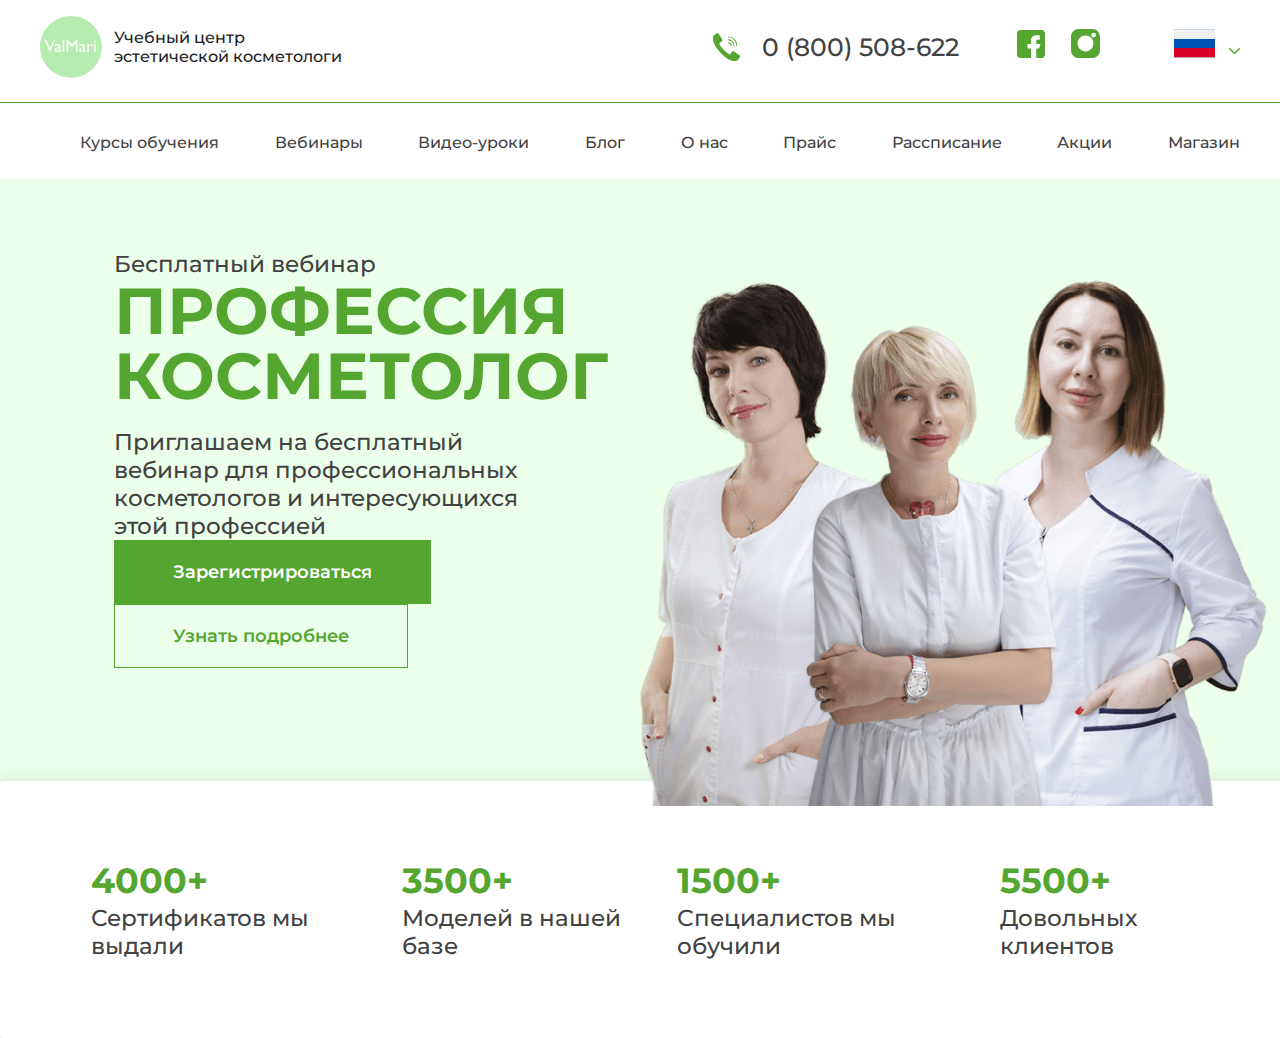
<file: index.html>
<!DOCTYPE html>
<html lang="en">
  <head>
    <meta charset="UTF-8" />
    <meta http-equiv="X-UA-Compatible" content="IE=edge" />
    <meta name="viewport" content="width=device-width, initial-scale=1.0" />
    <link rel="stylesheet" href="./normalize.css" />
    <link rel="stylesheet" href="./main.css" />
    <title>Document</title>
  </head>
  <body>
    <!-- SECTION HEADER -->
    <header class="header">
      <div class="header-top">
        <div class="container header-top-container">
          <!-- HEADER LOGO -->
          <a href="#" class="header-logo-link">
            <img
              src="./icon/logo.svg"
              alt="logo"
              class="logo-img"
              width="62"
              height="62"
            />
            <span class="logo-text">
              Учебный центр
              <br />эстетической косметологи
            </span>
          </a>
          <!-- HEADER LOGO END-->

          <!-- HEADER TOP LIST -->
          <ul class="header-info-list">
            <!-- HEADER LIST ITEM 1-->
            <li class="header-list-item">
              <img
                src="./icon/phoneicon.svg"
                alt="phone-img"
                class="phone-img"
                width="62"
                height="62"
              />
              <span class="phone-number">0 (800) 508-622</span>
            </li>
            <!-- HEADER LIST ITEM 2-->
            <li class="header-list-item">
              <img
                src="./icon/facebook.svg"
                alt="phone-img"
                class="facebooc-img"
                width="28"
                height="28"
              />
            </li>
            <!-- HEADER LIST ITEM 3-->
            <li class="header-list-item">
              <img
                src="./icon/instagram.svg"
                alt="phone-img"
                class="instagram-img"
                width="28"
                height="28"
              />
            </li>
            <!-- HEADER LIST ITEM 4-->
            <li class="header-list-item">
              <img
                src="./icon/flag.svg"
                alt="phone-img"
                class="flag-img"
                width="28"
                height="28"
              />
            </li>
            <!-- HEADER LIST ITEM 5-->
            <li class="header-list-item">
              <img
                src="./icon/strelka-icon.svg"
                alt="phone-img"
                class="strelka-img"
                width="28"
                height="28"
              />
            </li>
          </ul>
          <!-- HEADER TOP LIST END -->
        </div>
      </div>

      <!-- HEADER BOTTOM -->
      <div class="header-bottom">
        <div class="container header-bottom-container">
          <!-- SECTION NAV -->
          <nav class="navigation">
            <!-- NAV LIST -->
            <ul class="nav-list">
              <li class="nav-list-item">
                <a href="#" class="nav-list-item-link">Курсы обучения</a>
              </li>
              <li class="nav-list-item">
                <a href="#" class="nav-list-item-link">Вебинары</a>
              </li>
              <li class="nav-list-item">
                <a href="#" class="nav-list-item-link">Видео-уроки</a>
              </li>
              <li class="nav-list-item">
                <a href="#" class="nav-list-item-link">Блог</a>
              </li>
              <li class="nav-list-item">
                <a href="#" class="nav-list-item-link">О нас</a>
              </li>
              <li class="nav-list-item">
                <a href="#" class="nav-list-item-link">Прайс</a>
              </li>
              <li class="nav-list-item">
                <a href="#" class="nav-list-item-link">Рассписание</a>
              </li>
              <li class="nav-list-item">
                <a href="#" class="nav-list-item-link">Акции</a>
              </li>
              <li class="nav-list-item">
                <a href="#" class="nav-list-item-link">Магазин</a>
              </li>
            </ul>
            <!-- NAV LIST END -->
          </nav>
          <!-- SECTION NAV END -->
        </div>
      </div>
      <!-- HEADER BOTTOM END-->
    </header>
    <!-- SECTION HEADER END -->
    <!-- SECTON MAIN -->
    <main class="main">
      <section class="hero">
        <div class="container hero-container">
          <div class="hero-contaent-wraper">
            <p class="hero-content-title-text">Бесплатный вебинар</p>
            <h1 class="hero-content-title">
              ПРОФЕССИЯ <br />
              КОСМЕТОЛОГ
            </h1>
            <p class="hero-content-text">
              Приглашаем на бесплатный вебинар для профессиональных косметологов
              и интересующихся этой профессией
            </p>
            <div class="ontent-buttons">
              <button class="content-button active">Зарегистрироваться</button>
              <button class="content-button">Узнать подробнее</button>
            </div>
          </div>
        </div>
        <img
          class="hero-img"
          src="./images/hero-section-img.png"
          alt="img"
          srcset="
            ./images/hero-section-img.png    1x,
            ./images/hero-section-img@2x.png 2x
          "
          width="681"
          height="556"
        />
      </section>

      <!-- section block with numbers -->
      <div class="block-with-numbers">
        <!-- list -->
        <ul class="numbers-list">
          <!-- item -->
          <li class="numbers-list-item">
            <h2 class="item-number">4000+</h2>
            <p class="item-text">Сертификатов мы выдали</p>
          </li>

          <!-- item -->
          <li class="numbers-list-item">
            <h2 class="item-number">3500+</h2>
            <p class="item-text">Моделей в нашей базе</p>
          </li>

          <!-- item -->
          <li class="numbers-list-item">
            <h2 class="item-number">1500+</h2>
            <p class="item-text">Специалистов мы обучили</p>
          </li>

          <!-- item -->
          <li class="numbers-list-item">
            <h2 class="item-number">5500+</h2>
            <p class="item-text">Довольных клиентов</p>
          </li>

          <!-- list -->
        </ul>
      </div>
      <!-- section block with numbers end  -->
    </main>
    <!-- SECTON MAIN END -->
  </body>
</html>
</file>
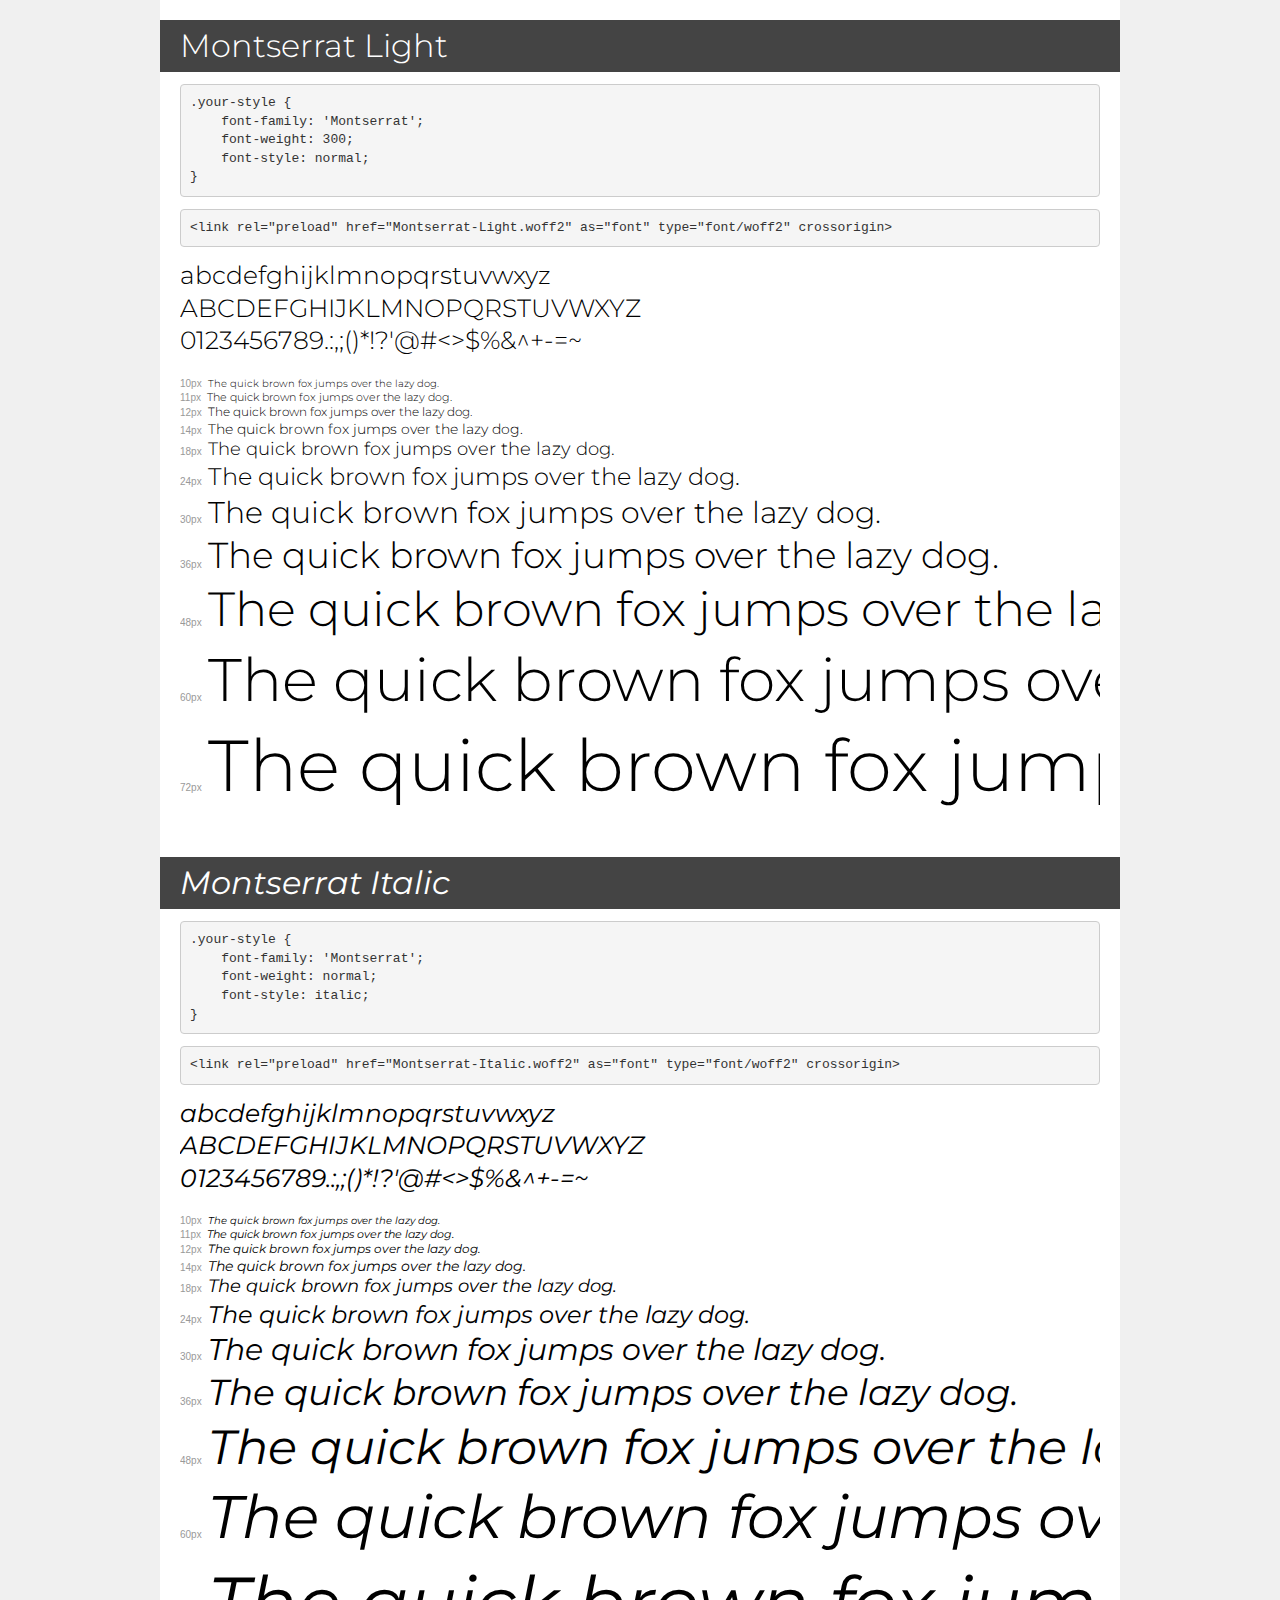
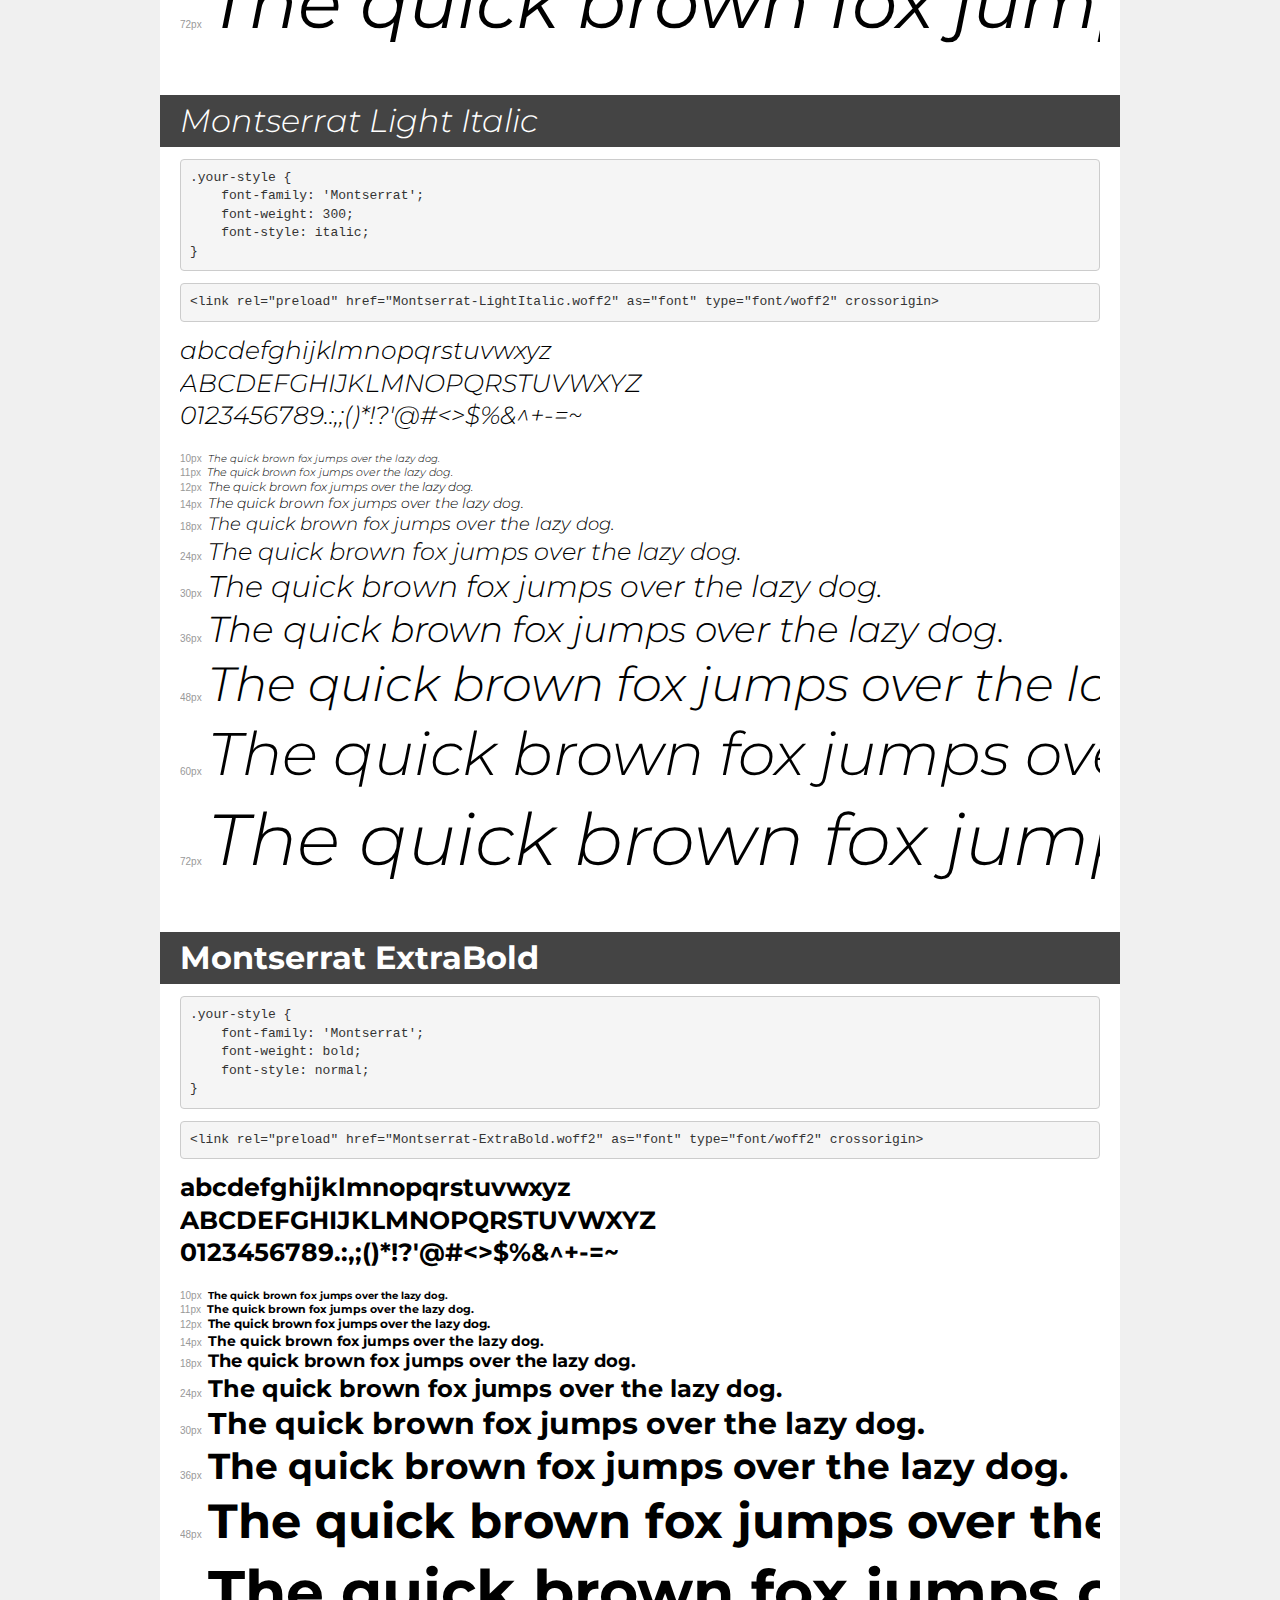
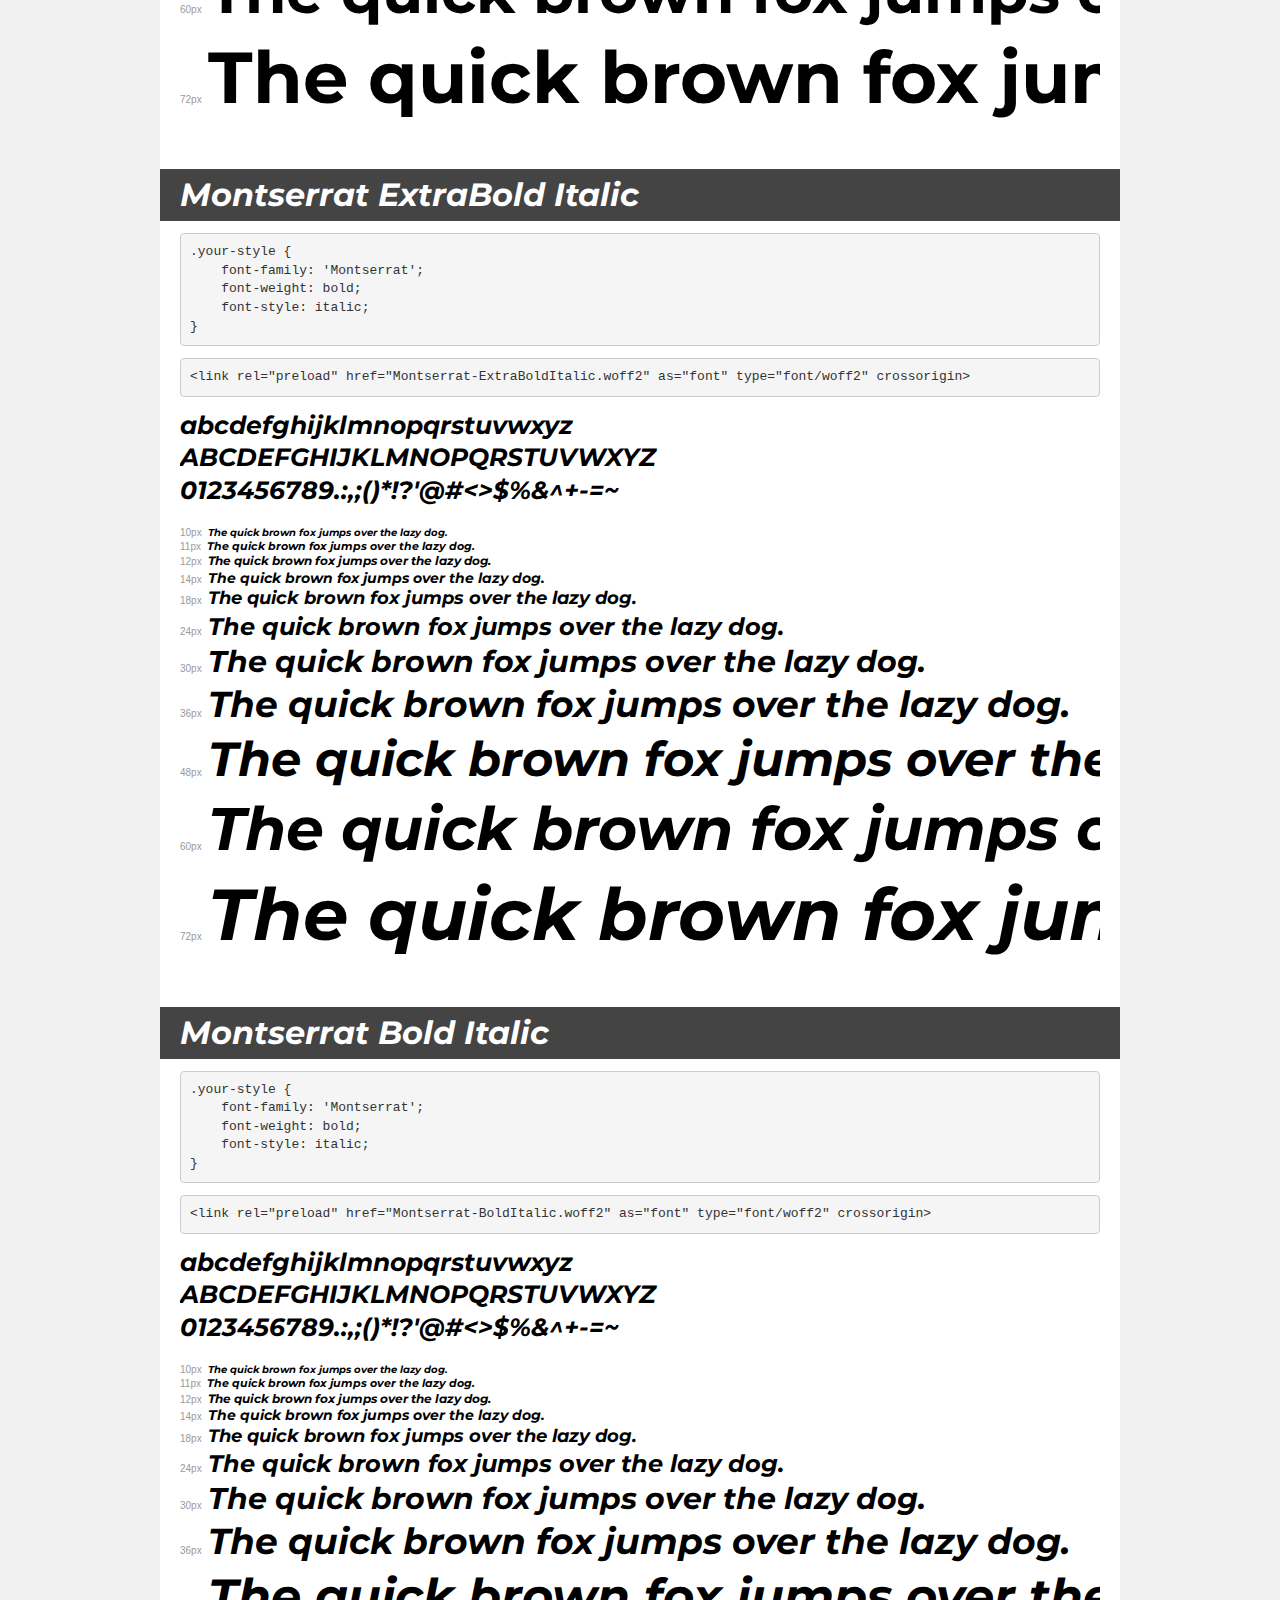
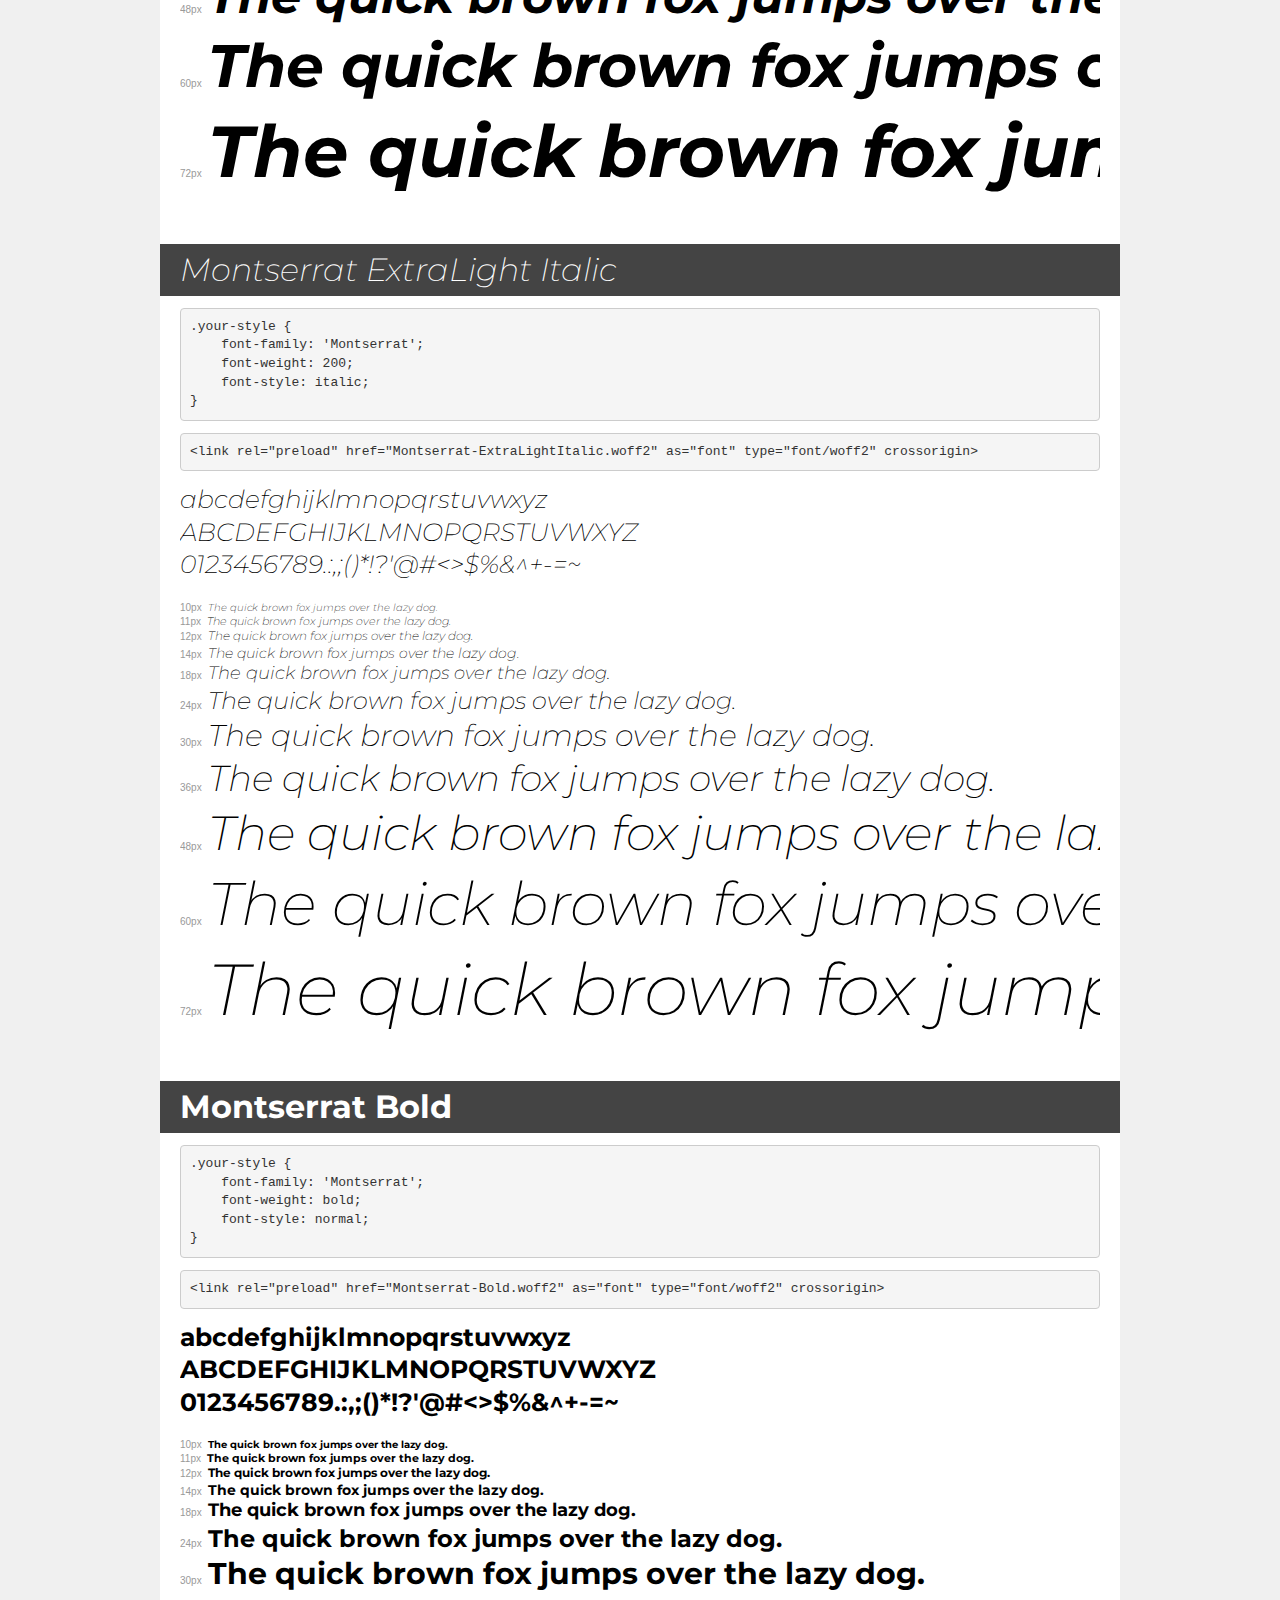
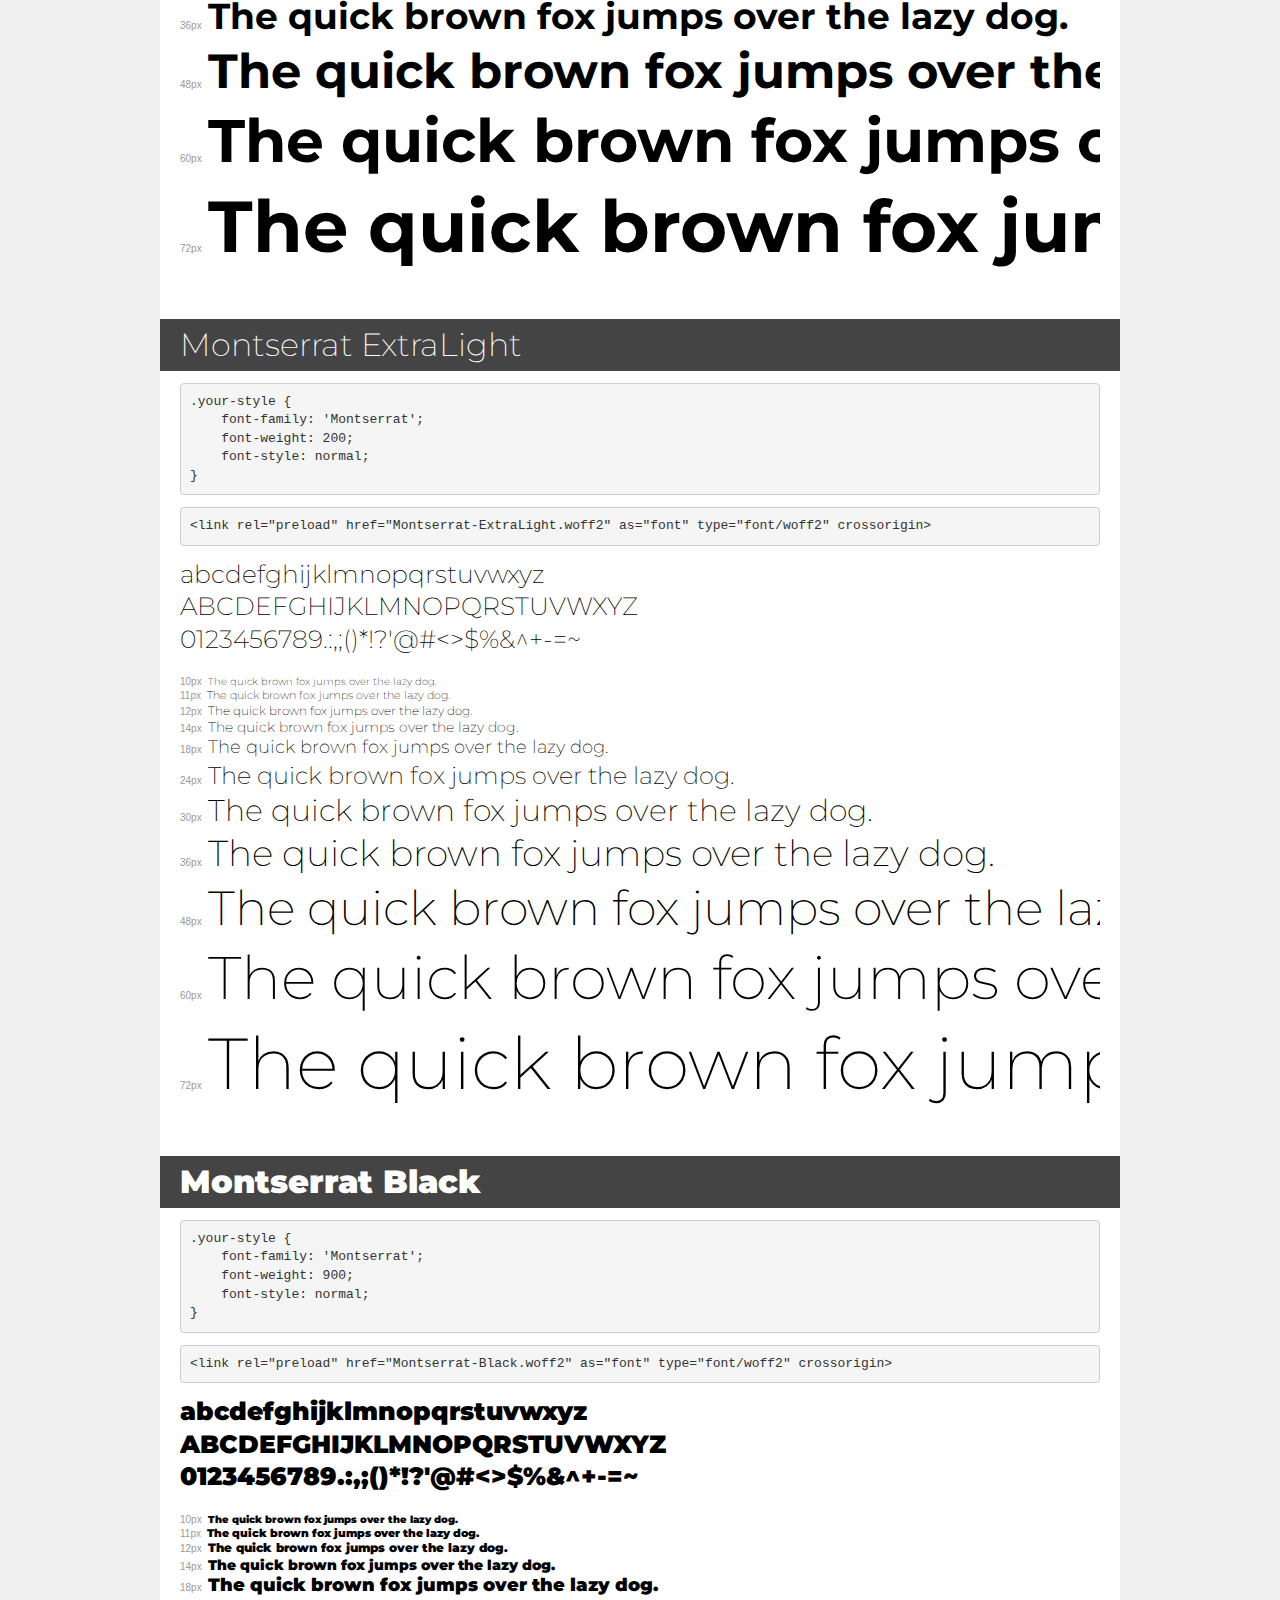
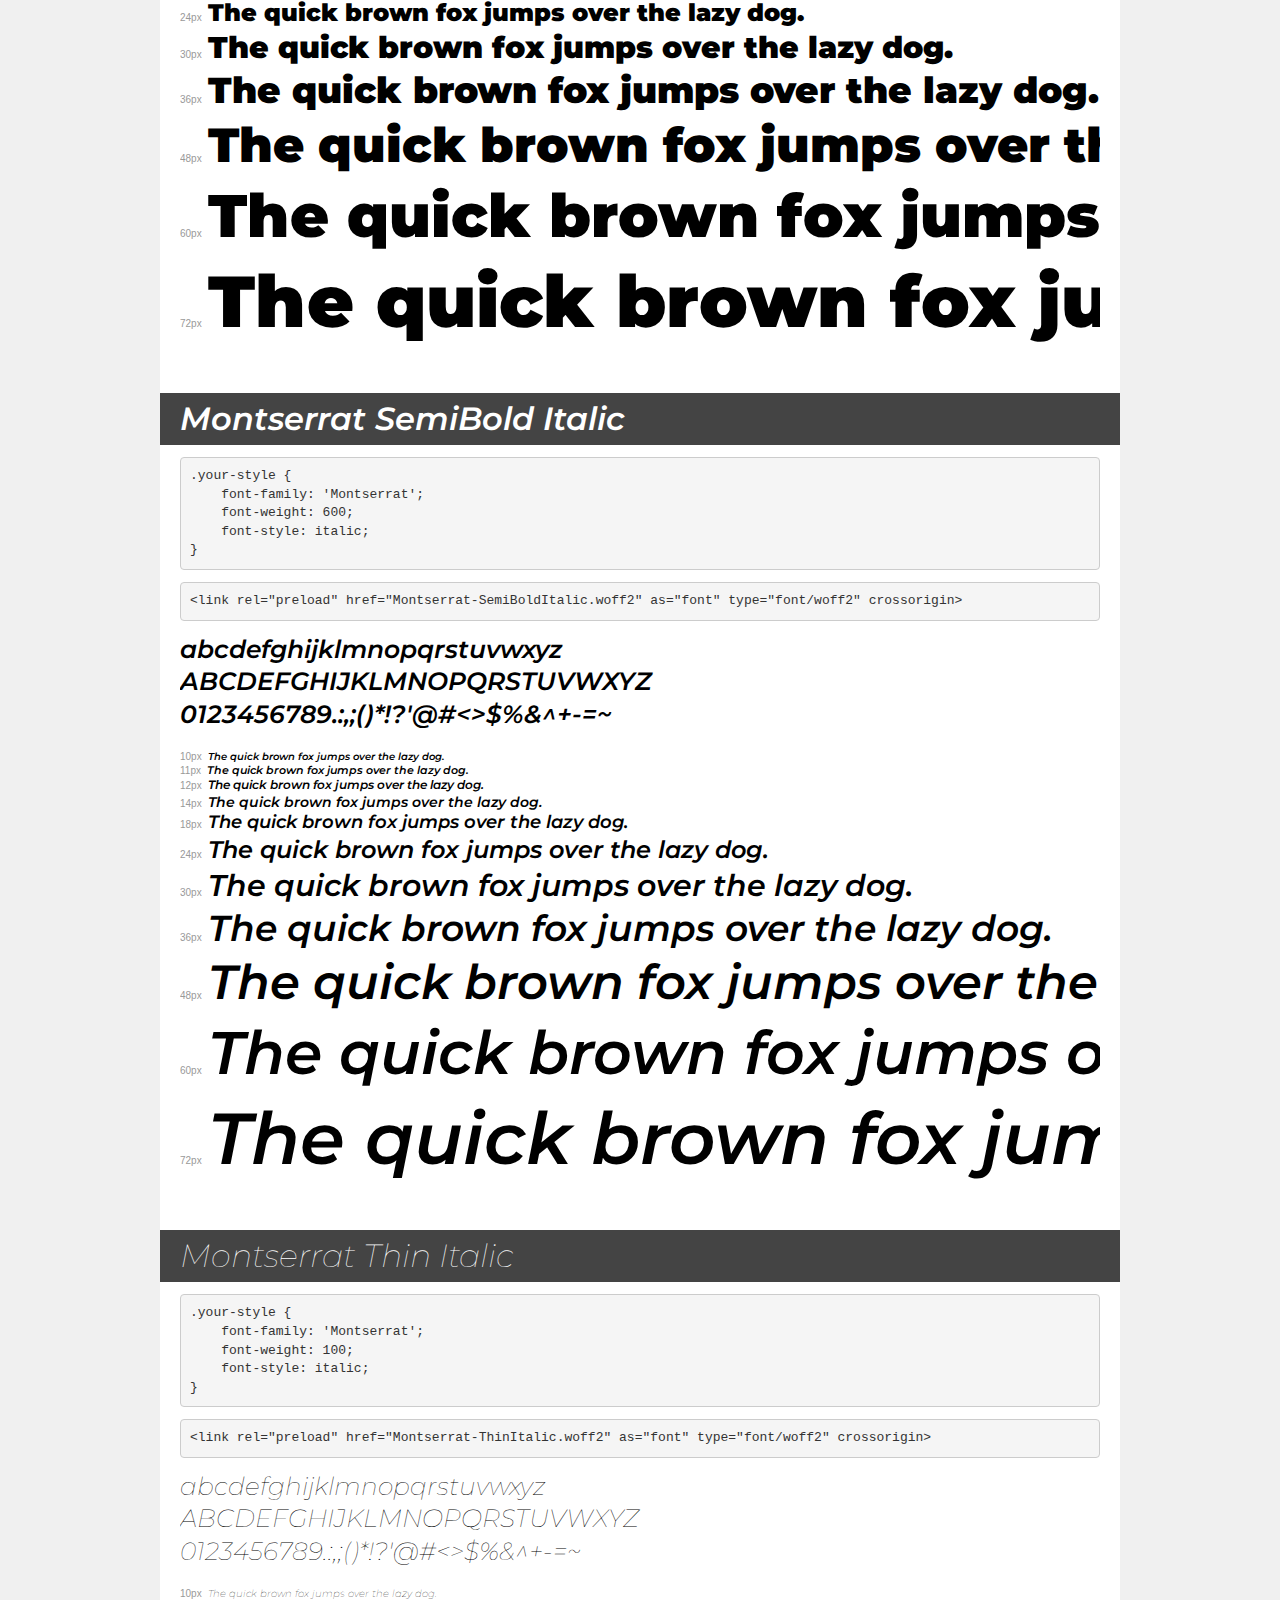
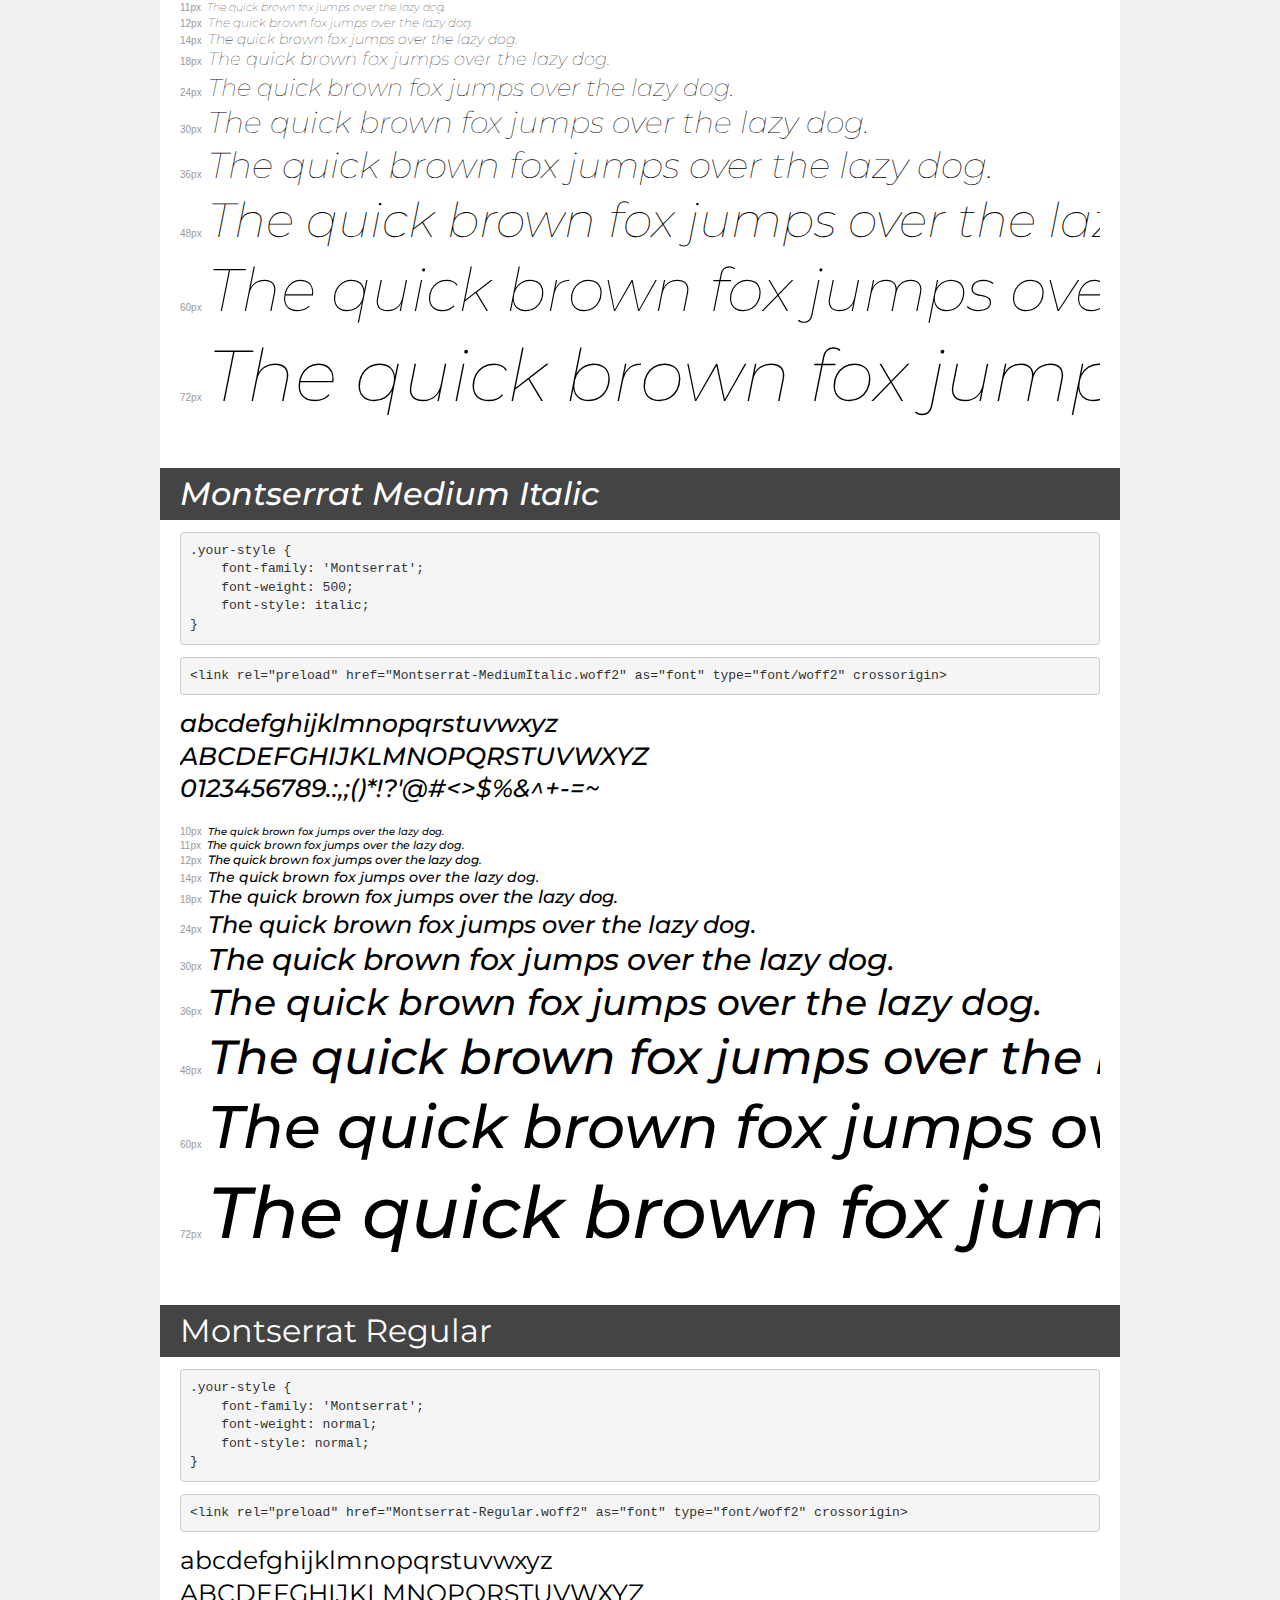
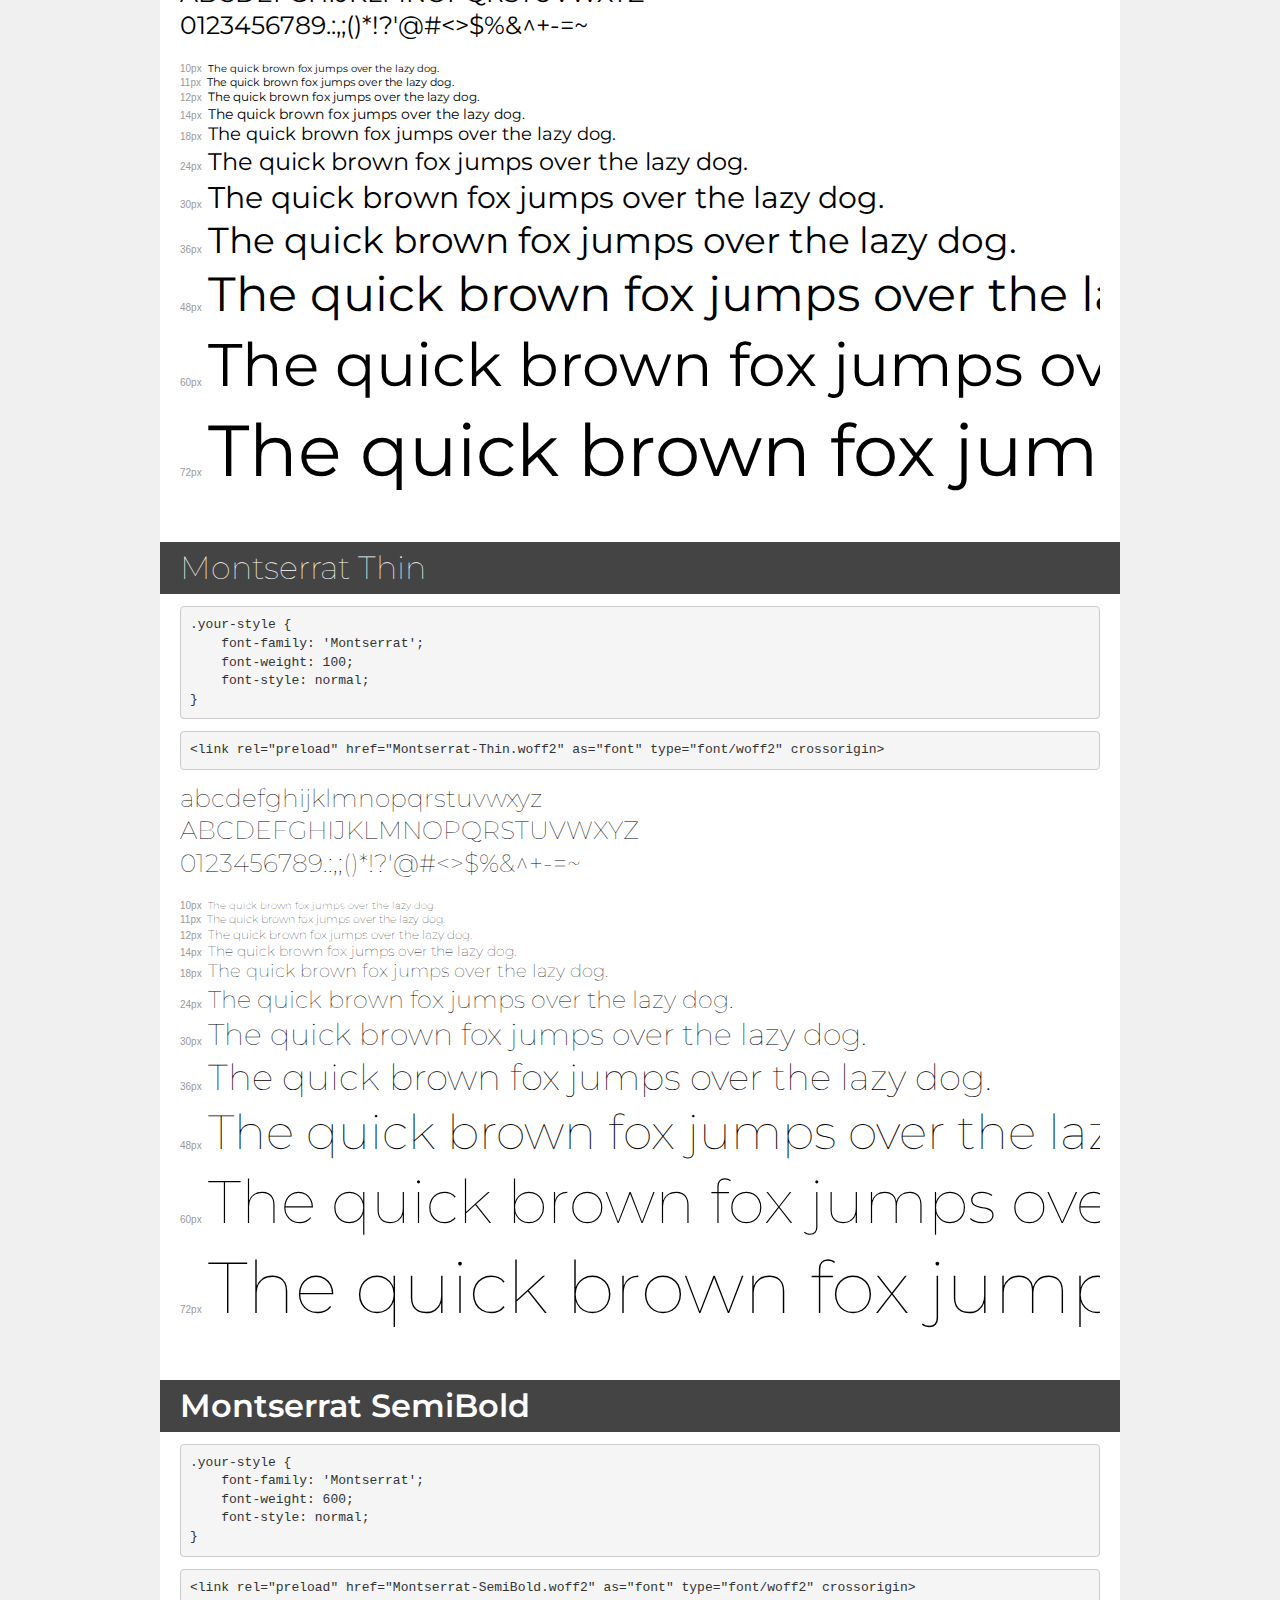
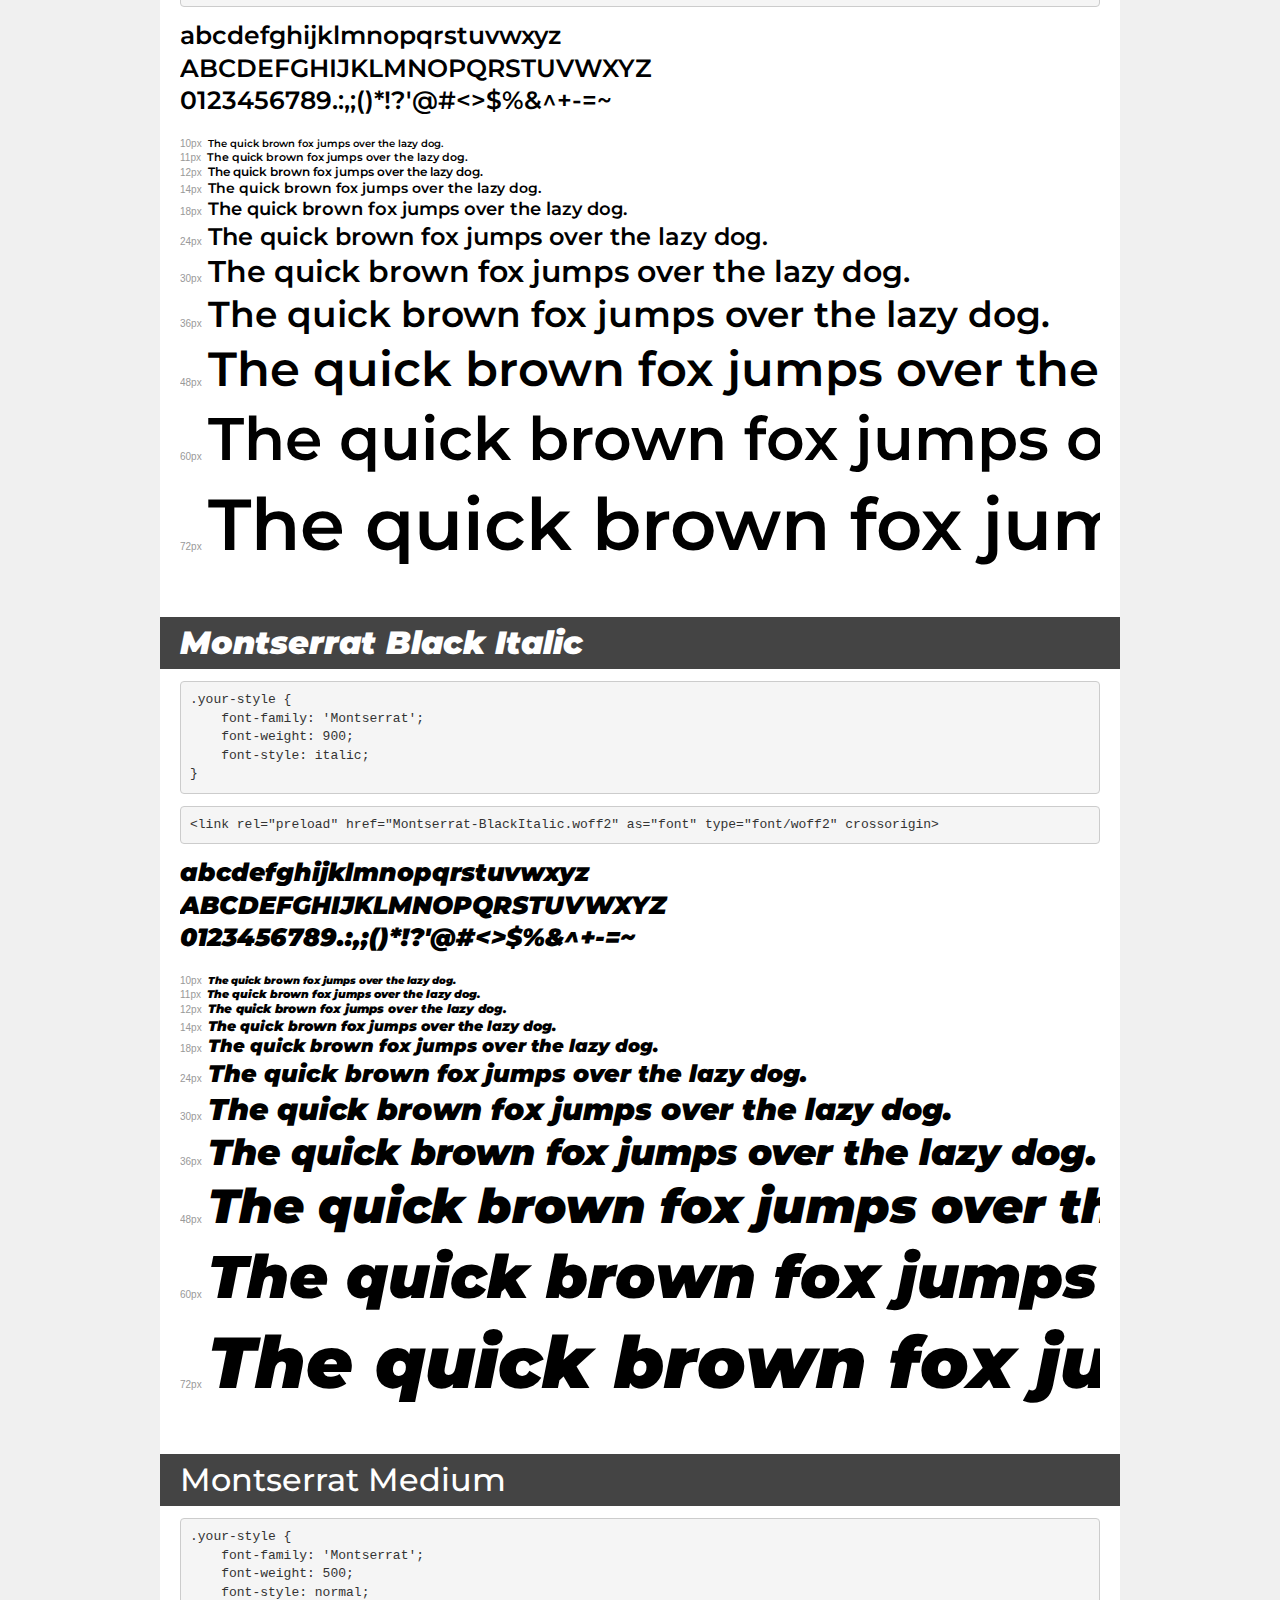
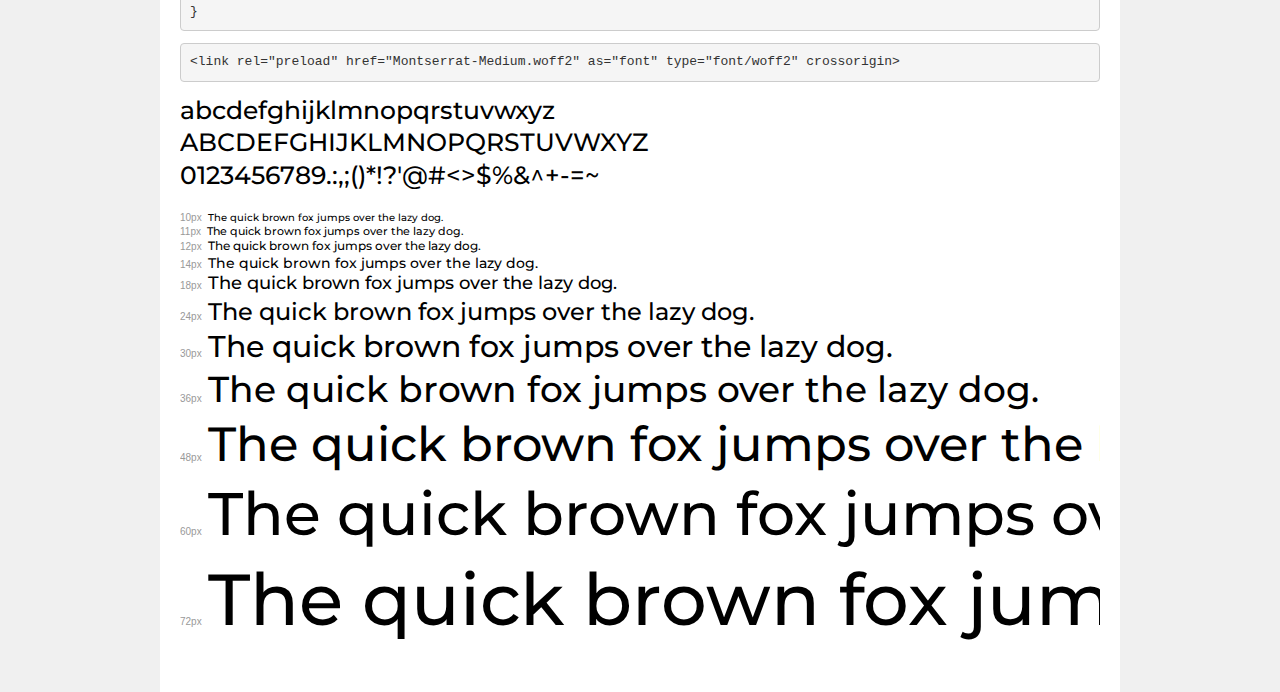
<file: fonts/demo.html>
<!DOCTYPE html>
<html lang="en">
<head>
    <meta charset="utf-8">
    <meta http-equiv="X-UA-Compatible" content="IE=edge">
    <meta name="viewport" content="width=device-width, initial-scale=1">
    <meta name="robots" content="noindex, noarchive">
    <meta name="format-detection" content="telephone=no">
    <title>Transfonter demo</title>
    <link href="stylesheet.css" rel="stylesheet">
    <style>
        /*
        http://meyerweb.com/eric/tools/css/reset/
        v2.0 | 20110126
        License: none (public domain)
        */
        html, body, div, span, applet, object, iframe,
        h1, h2, h3, h4, h5, h6, p, blockquote, pre,
        a, abbr, acronym, address, big, cite, code,
        del, dfn, em, img, ins, kbd, q, s, samp,
        small, strike, strong, sub, sup, tt, var,
        b, u, i, center,
        dl, dt, dd, ol, ul, li,
        fieldset, form, label, legend,
        table, caption, tbody, tfoot, thead, tr, th, td,
        article, aside, canvas, details, embed,
        figure, figcaption, footer, header, hgroup,
        menu, nav, output, ruby, section, summary,
        time, mark, audio, video {
            margin: 0;
            padding: 0;
            border: 0;
            font-size: 100%;
            font: inherit;
            vertical-align: baseline;
        }
        /* HTML5 display-role reset for older browsers */
        article, aside, details, figcaption, figure,
        footer, header, hgroup, menu, nav, section {
            display: block;
        }
        body {
            line-height: 1;
        }
        ol, ul {
            list-style: none;
        }
        blockquote, q {
            quotes: none;
        }
        blockquote:before, blockquote:after,
        q:before, q:after {
            content: '';
            content: none;
        }
        table {
            border-collapse: collapse;
            border-spacing: 0;
        }
        /* demo styles */
        body {
            background: #f0f0f0;
            color: #000;
        }
        .page {
            background: #fff;
            width: 920px;
            margin: 0 auto;
            padding: 20px 20px 0 20px;
            overflow: hidden;
        }
        .font-container {
            overflow-x: auto;
            overflow-y: hidden;
            margin-bottom: 40px;
            line-height: 1.3;
            white-space: nowrap;
            padding-bottom: 5px;
        }
        h1 {
            position: relative;
            background: #444;
            font-size: 32px;
            color: #fff;
            padding: 10px 20px;
            margin: 0 -20px 12px -20px;
        }
        .letters {
            font-size: 25px;
            margin-bottom: 20px;
        }
        .s10:before {
            content: '10px';
        }
        .s11:before {
            content: '11px';
        }
        .s12:before {
            content: '12px';
        }
        .s14:before {
            content: '14px';
        }
        .s18:before {
            content: '18px';
        }
        .s24:before {
            content: '24px';
        }
        .s30:before {
            content: '30px';
        }
        .s36:before {
            content: '36px';
        }
        .s48:before {
            content: '48px';
        }
        .s60:before {
            content: '60px';
        }
        .s72:before {
            content: '72px';
        }
        .s10:before, .s11:before, .s12:before, .s14:before,
        .s18:before, .s24:before, .s30:before, .s36:before,
        .s48:before, .s60:before, .s72:before {
            font-family: Arial, sans-serif;
            font-size: 10px;
            font-weight: normal;
            font-style: normal;
            color: #999;
            padding-right: 6px;
        }
        pre {
            display: block;
            padding: 9px;
            margin: 0 0 12px;
            font-family: Monaco, Menlo, Consolas, "Courier New", monospace;
            font-size: 13px;
            line-height: 1.428571429;
            color: #333;
            font-weight: normal;
            font-style: normal;
            background-color: #f5f5f5;
            border: 1px solid #ccc;
            overflow-x: auto;
            border-radius: 4px;
        }
        /* responsive */
        @media (max-width: 959px) {
            .page {
                width: auto;
                margin: 0;
            }
        }
    </style>
</head>
<body>
<div class="page">
    <div class="demo">
        <h1 style="font-family: 'Montserrat'; font-weight: 300; font-style: normal;">Montserrat Light</h1>
        <pre title="Usage">.your-style {
    font-family: 'Montserrat';
    font-weight: 300;
    font-style: normal;
}</pre>
        <pre title="Preload (optional)">
&lt;link rel=&quot;preload&quot; href=&quot;Montserrat-Light.woff2&quot; as=&quot;font&quot; type=&quot;font/woff2&quot; crossorigin&gt;</pre>
        <div class="font-container" style="font-family: 'Montserrat'; font-weight: 300; font-style: normal;">
            <p class="letters">
                abcdefghijklmnopqrstuvwxyz<br>
ABCDEFGHIJKLMNOPQRSTUVWXYZ<br>
                0123456789.:,;()*!?'@#&lt;&gt;$%&^+-=~
            </p>
            <p class="s10" style="font-size: 10px;">The quick brown fox jumps over the lazy dog.</p>
            <p class="s11" style="font-size: 11px;">The quick brown fox jumps over the lazy dog.</p>
            <p class="s12" style="font-size: 12px;">The quick brown fox jumps over the lazy dog.</p>
            <p class="s14" style="font-size: 14px;">The quick brown fox jumps over the lazy dog.</p>
            <p class="s18" style="font-size: 18px;">The quick brown fox jumps over the lazy dog.</p>
            <p class="s24" style="font-size: 24px;">The quick brown fox jumps over the lazy dog.</p>
            <p class="s30" style="font-size: 30px;">The quick brown fox jumps over the lazy dog.</p>
            <p class="s36" style="font-size: 36px;">The quick brown fox jumps over the lazy dog.</p>
            <p class="s48" style="font-size: 48px;">The quick brown fox jumps over the lazy dog.</p>
            <p class="s60" style="font-size: 60px;">The quick brown fox jumps over the lazy dog.</p>
            <p class="s72" style="font-size: 72px;">The quick brown fox jumps over the lazy dog.</p>
        </div>
    </div>

    <div class="demo">
        <h1 style="font-family: 'Montserrat'; font-weight: normal; font-style: italic;">Montserrat Italic</h1>
        <pre title="Usage">.your-style {
    font-family: 'Montserrat';
    font-weight: normal;
    font-style: italic;
}</pre>
        <pre title="Preload (optional)">
&lt;link rel=&quot;preload&quot; href=&quot;Montserrat-Italic.woff2&quot; as=&quot;font&quot; type=&quot;font/woff2&quot; crossorigin&gt;</pre>
        <div class="font-container" style="font-family: 'Montserrat'; font-weight: normal; font-style: italic;">
            <p class="letters">
                abcdefghijklmnopqrstuvwxyz<br>
ABCDEFGHIJKLMNOPQRSTUVWXYZ<br>
                0123456789.:,;()*!?'@#&lt;&gt;$%&^+-=~
            </p>
            <p class="s10" style="font-size: 10px;">The quick brown fox jumps over the lazy dog.</p>
            <p class="s11" style="font-size: 11px;">The quick brown fox jumps over the lazy dog.</p>
            <p class="s12" style="font-size: 12px;">The quick brown fox jumps over the lazy dog.</p>
            <p class="s14" style="font-size: 14px;">The quick brown fox jumps over the lazy dog.</p>
            <p class="s18" style="font-size: 18px;">The quick brown fox jumps over the lazy dog.</p>
            <p class="s24" style="font-size: 24px;">The quick brown fox jumps over the lazy dog.</p>
            <p class="s30" style="font-size: 30px;">The quick brown fox jumps over the lazy dog.</p>
            <p class="s36" style="font-size: 36px;">The quick brown fox jumps over the lazy dog.</p>
            <p class="s48" style="font-size: 48px;">The quick brown fox jumps over the lazy dog.</p>
            <p class="s60" style="font-size: 60px;">The quick brown fox jumps over the lazy dog.</p>
            <p class="s72" style="font-size: 72px;">The quick brown fox jumps over the lazy dog.</p>
        </div>
    </div>

    <div class="demo">
        <h1 style="font-family: 'Montserrat'; font-weight: 300; font-style: italic;">Montserrat Light Italic</h1>
        <pre title="Usage">.your-style {
    font-family: 'Montserrat';
    font-weight: 300;
    font-style: italic;
}</pre>
        <pre title="Preload (optional)">
&lt;link rel=&quot;preload&quot; href=&quot;Montserrat-LightItalic.woff2&quot; as=&quot;font&quot; type=&quot;font/woff2&quot; crossorigin&gt;</pre>
        <div class="font-container" style="font-family: 'Montserrat'; font-weight: 300; font-style: italic;">
            <p class="letters">
                abcdefghijklmnopqrstuvwxyz<br>
ABCDEFGHIJKLMNOPQRSTUVWXYZ<br>
                0123456789.:,;()*!?'@#&lt;&gt;$%&^+-=~
            </p>
            <p class="s10" style="font-size: 10px;">The quick brown fox jumps over the lazy dog.</p>
            <p class="s11" style="font-size: 11px;">The quick brown fox jumps over the lazy dog.</p>
            <p class="s12" style="font-size: 12px;">The quick brown fox jumps over the lazy dog.</p>
            <p class="s14" style="font-size: 14px;">The quick brown fox jumps over the lazy dog.</p>
            <p class="s18" style="font-size: 18px;">The quick brown fox jumps over the lazy dog.</p>
            <p class="s24" style="font-size: 24px;">The quick brown fox jumps over the lazy dog.</p>
            <p class="s30" style="font-size: 30px;">The quick brown fox jumps over the lazy dog.</p>
            <p class="s36" style="font-size: 36px;">The quick brown fox jumps over the lazy dog.</p>
            <p class="s48" style="font-size: 48px;">The quick brown fox jumps over the lazy dog.</p>
            <p class="s60" style="font-size: 60px;">The quick brown fox jumps over the lazy dog.</p>
            <p class="s72" style="font-size: 72px;">The quick brown fox jumps over the lazy dog.</p>
        </div>
    </div>

    <div class="demo">
        <h1 style="font-family: 'Montserrat'; font-weight: bold; font-style: normal;">Montserrat ExtraBold</h1>
        <pre title="Usage">.your-style {
    font-family: 'Montserrat';
    font-weight: bold;
    font-style: normal;
}</pre>
        <pre title="Preload (optional)">
&lt;link rel=&quot;preload&quot; href=&quot;Montserrat-ExtraBold.woff2&quot; as=&quot;font&quot; type=&quot;font/woff2&quot; crossorigin&gt;</pre>
        <div class="font-container" style="font-family: 'Montserrat'; font-weight: bold; font-style: normal;">
            <p class="letters">
                abcdefghijklmnopqrstuvwxyz<br>
ABCDEFGHIJKLMNOPQRSTUVWXYZ<br>
                0123456789.:,;()*!?'@#&lt;&gt;$%&^+-=~
            </p>
            <p class="s10" style="font-size: 10px;">The quick brown fox jumps over the lazy dog.</p>
            <p class="s11" style="font-size: 11px;">The quick brown fox jumps over the lazy dog.</p>
            <p class="s12" style="font-size: 12px;">The quick brown fox jumps over the lazy dog.</p>
            <p class="s14" style="font-size: 14px;">The quick brown fox jumps over the lazy dog.</p>
            <p class="s18" style="font-size: 18px;">The quick brown fox jumps over the lazy dog.</p>
            <p class="s24" style="font-size: 24px;">The quick brown fox jumps over the lazy dog.</p>
            <p class="s30" style="font-size: 30px;">The quick brown fox jumps over the lazy dog.</p>
            <p class="s36" style="font-size: 36px;">The quick brown fox jumps over the lazy dog.</p>
            <p class="s48" style="font-size: 48px;">The quick brown fox jumps over the lazy dog.</p>
            <p class="s60" style="font-size: 60px;">The quick brown fox jumps over the lazy dog.</p>
            <p class="s72" style="font-size: 72px;">The quick brown fox jumps over the lazy dog.</p>
        </div>
    </div>

    <div class="demo">
        <h1 style="font-family: 'Montserrat'; font-weight: bold; font-style: italic;">Montserrat ExtraBold Italic</h1>
        <pre title="Usage">.your-style {
    font-family: 'Montserrat';
    font-weight: bold;
    font-style: italic;
}</pre>
        <pre title="Preload (optional)">
&lt;link rel=&quot;preload&quot; href=&quot;Montserrat-ExtraBoldItalic.woff2&quot; as=&quot;font&quot; type=&quot;font/woff2&quot; crossorigin&gt;</pre>
        <div class="font-container" style="font-family: 'Montserrat'; font-weight: bold; font-style: italic;">
            <p class="letters">
                abcdefghijklmnopqrstuvwxyz<br>
ABCDEFGHIJKLMNOPQRSTUVWXYZ<br>
                0123456789.:,;()*!?'@#&lt;&gt;$%&^+-=~
            </p>
            <p class="s10" style="font-size: 10px;">The quick brown fox jumps over the lazy dog.</p>
            <p class="s11" style="font-size: 11px;">The quick brown fox jumps over the lazy dog.</p>
            <p class="s12" style="font-size: 12px;">The quick brown fox jumps over the lazy dog.</p>
            <p class="s14" style="font-size: 14px;">The quick brown fox jumps over the lazy dog.</p>
            <p class="s18" style="font-size: 18px;">The quick brown fox jumps over the lazy dog.</p>
            <p class="s24" style="font-size: 24px;">The quick brown fox jumps over the lazy dog.</p>
            <p class="s30" style="font-size: 30px;">The quick brown fox jumps over the lazy dog.</p>
            <p class="s36" style="font-size: 36px;">The quick brown fox jumps over the lazy dog.</p>
            <p class="s48" style="font-size: 48px;">The quick brown fox jumps over the lazy dog.</p>
            <p class="s60" style="font-size: 60px;">The quick brown fox jumps over the lazy dog.</p>
            <p class="s72" style="font-size: 72px;">The quick brown fox jumps over the lazy dog.</p>
        </div>
    </div>

    <div class="demo">
        <h1 style="font-family: 'Montserrat'; font-weight: bold; font-style: italic;">Montserrat Bold Italic</h1>
        <pre title="Usage">.your-style {
    font-family: 'Montserrat';
    font-weight: bold;
    font-style: italic;
}</pre>
        <pre title="Preload (optional)">
&lt;link rel=&quot;preload&quot; href=&quot;Montserrat-BoldItalic.woff2&quot; as=&quot;font&quot; type=&quot;font/woff2&quot; crossorigin&gt;</pre>
        <div class="font-container" style="font-family: 'Montserrat'; font-weight: bold; font-style: italic;">
            <p class="letters">
                abcdefghijklmnopqrstuvwxyz<br>
ABCDEFGHIJKLMNOPQRSTUVWXYZ<br>
                0123456789.:,;()*!?'@#&lt;&gt;$%&^+-=~
            </p>
            <p class="s10" style="font-size: 10px;">The quick brown fox jumps over the lazy dog.</p>
            <p class="s11" style="font-size: 11px;">The quick brown fox jumps over the lazy dog.</p>
            <p class="s12" style="font-size: 12px;">The quick brown fox jumps over the lazy dog.</p>
            <p class="s14" style="font-size: 14px;">The quick brown fox jumps over the lazy dog.</p>
            <p class="s18" style="font-size: 18px;">The quick brown fox jumps over the lazy dog.</p>
            <p class="s24" style="font-size: 24px;">The quick brown fox jumps over the lazy dog.</p>
            <p class="s30" style="font-size: 30px;">The quick brown fox jumps over the lazy dog.</p>
            <p class="s36" style="font-size: 36px;">The quick brown fox jumps over the lazy dog.</p>
            <p class="s48" style="font-size: 48px;">The quick brown fox jumps over the lazy dog.</p>
            <p class="s60" style="font-size: 60px;">The quick brown fox jumps over the lazy dog.</p>
            <p class="s72" style="font-size: 72px;">The quick brown fox jumps over the lazy dog.</p>
        </div>
    </div>

    <div class="demo">
        <h1 style="font-family: 'Montserrat'; font-weight: 200; font-style: italic;">Montserrat ExtraLight Italic</h1>
        <pre title="Usage">.your-style {
    font-family: 'Montserrat';
    font-weight: 200;
    font-style: italic;
}</pre>
        <pre title="Preload (optional)">
&lt;link rel=&quot;preload&quot; href=&quot;Montserrat-ExtraLightItalic.woff2&quot; as=&quot;font&quot; type=&quot;font/woff2&quot; crossorigin&gt;</pre>
        <div class="font-container" style="font-family: 'Montserrat'; font-weight: 200; font-style: italic;">
            <p class="letters">
                abcdefghijklmnopqrstuvwxyz<br>
ABCDEFGHIJKLMNOPQRSTUVWXYZ<br>
                0123456789.:,;()*!?'@#&lt;&gt;$%&^+-=~
            </p>
            <p class="s10" style="font-size: 10px;">The quick brown fox jumps over the lazy dog.</p>
            <p class="s11" style="font-size: 11px;">The quick brown fox jumps over the lazy dog.</p>
            <p class="s12" style="font-size: 12px;">The quick brown fox jumps over the lazy dog.</p>
            <p class="s14" style="font-size: 14px;">The quick brown fox jumps over the lazy dog.</p>
            <p class="s18" style="font-size: 18px;">The quick brown fox jumps over the lazy dog.</p>
            <p class="s24" style="font-size: 24px;">The quick brown fox jumps over the lazy dog.</p>
            <p class="s30" style="font-size: 30px;">The quick brown fox jumps over the lazy dog.</p>
            <p class="s36" style="font-size: 36px;">The quick brown fox jumps over the lazy dog.</p>
            <p class="s48" style="font-size: 48px;">The quick brown fox jumps over the lazy dog.</p>
            <p class="s60" style="font-size: 60px;">The quick brown fox jumps over the lazy dog.</p>
            <p class="s72" style="font-size: 72px;">The quick brown fox jumps over the lazy dog.</p>
        </div>
    </div>

    <div class="demo">
        <h1 style="font-family: 'Montserrat'; font-weight: bold; font-style: normal;">Montserrat Bold</h1>
        <pre title="Usage">.your-style {
    font-family: 'Montserrat';
    font-weight: bold;
    font-style: normal;
}</pre>
        <pre title="Preload (optional)">
&lt;link rel=&quot;preload&quot; href=&quot;Montserrat-Bold.woff2&quot; as=&quot;font&quot; type=&quot;font/woff2&quot; crossorigin&gt;</pre>
        <div class="font-container" style="font-family: 'Montserrat'; font-weight: bold; font-style: normal;">
            <p class="letters">
                abcdefghijklmnopqrstuvwxyz<br>
ABCDEFGHIJKLMNOPQRSTUVWXYZ<br>
                0123456789.:,;()*!?'@#&lt;&gt;$%&^+-=~
            </p>
            <p class="s10" style="font-size: 10px;">The quick brown fox jumps over the lazy dog.</p>
            <p class="s11" style="font-size: 11px;">The quick brown fox jumps over the lazy dog.</p>
            <p class="s12" style="font-size: 12px;">The quick brown fox jumps over the lazy dog.</p>
            <p class="s14" style="font-size: 14px;">The quick brown fox jumps over the lazy dog.</p>
            <p class="s18" style="font-size: 18px;">The quick brown fox jumps over the lazy dog.</p>
            <p class="s24" style="font-size: 24px;">The quick brown fox jumps over the lazy dog.</p>
            <p class="s30" style="font-size: 30px;">The quick brown fox jumps over the lazy dog.</p>
            <p class="s36" style="font-size: 36px;">The quick brown fox jumps over the lazy dog.</p>
            <p class="s48" style="font-size: 48px;">The quick brown fox jumps over the lazy dog.</p>
            <p class="s60" style="font-size: 60px;">The quick brown fox jumps over the lazy dog.</p>
            <p class="s72" style="font-size: 72px;">The quick brown fox jumps over the lazy dog.</p>
        </div>
    </div>

    <div class="demo">
        <h1 style="font-family: 'Montserrat'; font-weight: 200; font-style: normal;">Montserrat ExtraLight</h1>
        <pre title="Usage">.your-style {
    font-family: 'Montserrat';
    font-weight: 200;
    font-style: normal;
}</pre>
        <pre title="Preload (optional)">
&lt;link rel=&quot;preload&quot; href=&quot;Montserrat-ExtraLight.woff2&quot; as=&quot;font&quot; type=&quot;font/woff2&quot; crossorigin&gt;</pre>
        <div class="font-container" style="font-family: 'Montserrat'; font-weight: 200; font-style: normal;">
            <p class="letters">
                abcdefghijklmnopqrstuvwxyz<br>
ABCDEFGHIJKLMNOPQRSTUVWXYZ<br>
                0123456789.:,;()*!?'@#&lt;&gt;$%&^+-=~
            </p>
            <p class="s10" style="font-size: 10px;">The quick brown fox jumps over the lazy dog.</p>
            <p class="s11" style="font-size: 11px;">The quick brown fox jumps over the lazy dog.</p>
            <p class="s12" style="font-size: 12px;">The quick brown fox jumps over the lazy dog.</p>
            <p class="s14" style="font-size: 14px;">The quick brown fox jumps over the lazy dog.</p>
            <p class="s18" style="font-size: 18px;">The quick brown fox jumps over the lazy dog.</p>
            <p class="s24" style="font-size: 24px;">The quick brown fox jumps over the lazy dog.</p>
            <p class="s30" style="font-size: 30px;">The quick brown fox jumps over the lazy dog.</p>
            <p class="s36" style="font-size: 36px;">The quick brown fox jumps over the lazy dog.</p>
            <p class="s48" style="font-size: 48px;">The quick brown fox jumps over the lazy dog.</p>
            <p class="s60" style="font-size: 60px;">The quick brown fox jumps over the lazy dog.</p>
            <p class="s72" style="font-size: 72px;">The quick brown fox jumps over the lazy dog.</p>
        </div>
    </div>

    <div class="demo">
        <h1 style="font-family: 'Montserrat'; font-weight: 900; font-style: normal;">Montserrat Black</h1>
        <pre title="Usage">.your-style {
    font-family: 'Montserrat';
    font-weight: 900;
    font-style: normal;
}</pre>
        <pre title="Preload (optional)">
&lt;link rel=&quot;preload&quot; href=&quot;Montserrat-Black.woff2&quot; as=&quot;font&quot; type=&quot;font/woff2&quot; crossorigin&gt;</pre>
        <div class="font-container" style="font-family: 'Montserrat'; font-weight: 900; font-style: normal;">
            <p class="letters">
                abcdefghijklmnopqrstuvwxyz<br>
ABCDEFGHIJKLMNOPQRSTUVWXYZ<br>
                0123456789.:,;()*!?'@#&lt;&gt;$%&^+-=~
            </p>
            <p class="s10" style="font-size: 10px;">The quick brown fox jumps over the lazy dog.</p>
            <p class="s11" style="font-size: 11px;">The quick brown fox jumps over the lazy dog.</p>
            <p class="s12" style="font-size: 12px;">The quick brown fox jumps over the lazy dog.</p>
            <p class="s14" style="font-size: 14px;">The quick brown fox jumps over the lazy dog.</p>
            <p class="s18" style="font-size: 18px;">The quick brown fox jumps over the lazy dog.</p>
            <p class="s24" style="font-size: 24px;">The quick brown fox jumps over the lazy dog.</p>
            <p class="s30" style="font-size: 30px;">The quick brown fox jumps over the lazy dog.</p>
            <p class="s36" style="font-size: 36px;">The quick brown fox jumps over the lazy dog.</p>
            <p class="s48" style="font-size: 48px;">The quick brown fox jumps over the lazy dog.</p>
            <p class="s60" style="font-size: 60px;">The quick brown fox jumps over the lazy dog.</p>
            <p class="s72" style="font-size: 72px;">The quick brown fox jumps over the lazy dog.</p>
        </div>
    </div>

    <div class="demo">
        <h1 style="font-family: 'Montserrat'; font-weight: 600; font-style: italic;">Montserrat SemiBold Italic</h1>
        <pre title="Usage">.your-style {
    font-family: 'Montserrat';
    font-weight: 600;
    font-style: italic;
}</pre>
        <pre title="Preload (optional)">
&lt;link rel=&quot;preload&quot; href=&quot;Montserrat-SemiBoldItalic.woff2&quot; as=&quot;font&quot; type=&quot;font/woff2&quot; crossorigin&gt;</pre>
        <div class="font-container" style="font-family: 'Montserrat'; font-weight: 600; font-style: italic;">
            <p class="letters">
                abcdefghijklmnopqrstuvwxyz<br>
ABCDEFGHIJKLMNOPQRSTUVWXYZ<br>
                0123456789.:,;()*!?'@#&lt;&gt;$%&^+-=~
            </p>
            <p class="s10" style="font-size: 10px;">The quick brown fox jumps over the lazy dog.</p>
            <p class="s11" style="font-size: 11px;">The quick brown fox jumps over the lazy dog.</p>
            <p class="s12" style="font-size: 12px;">The quick brown fox jumps over the lazy dog.</p>
            <p class="s14" style="font-size: 14px;">The quick brown fox jumps over the lazy dog.</p>
            <p class="s18" style="font-size: 18px;">The quick brown fox jumps over the lazy dog.</p>
            <p class="s24" style="font-size: 24px;">The quick brown fox jumps over the lazy dog.</p>
            <p class="s30" style="font-size: 30px;">The quick brown fox jumps over the lazy dog.</p>
            <p class="s36" style="font-size: 36px;">The quick brown fox jumps over the lazy dog.</p>
            <p class="s48" style="font-size: 48px;">The quick brown fox jumps over the lazy dog.</p>
            <p class="s60" style="font-size: 60px;">The quick brown fox jumps over the lazy dog.</p>
            <p class="s72" style="font-size: 72px;">The quick brown fox jumps over the lazy dog.</p>
        </div>
    </div>

    <div class="demo">
        <h1 style="font-family: 'Montserrat'; font-weight: 100; font-style: italic;">Montserrat Thin Italic</h1>
        <pre title="Usage">.your-style {
    font-family: 'Montserrat';
    font-weight: 100;
    font-style: italic;
}</pre>
        <pre title="Preload (optional)">
&lt;link rel=&quot;preload&quot; href=&quot;Montserrat-ThinItalic.woff2&quot; as=&quot;font&quot; type=&quot;font/woff2&quot; crossorigin&gt;</pre>
        <div class="font-container" style="font-family: 'Montserrat'; font-weight: 100; font-style: italic;">
            <p class="letters">
                abcdefghijklmnopqrstuvwxyz<br>
ABCDEFGHIJKLMNOPQRSTUVWXYZ<br>
                0123456789.:,;()*!?'@#&lt;&gt;$%&^+-=~
            </p>
            <p class="s10" style="font-size: 10px;">The quick brown fox jumps over the lazy dog.</p>
            <p class="s11" style="font-size: 11px;">The quick brown fox jumps over the lazy dog.</p>
            <p class="s12" style="font-size: 12px;">The quick brown fox jumps over the lazy dog.</p>
            <p class="s14" style="font-size: 14px;">The quick brown fox jumps over the lazy dog.</p>
            <p class="s18" style="font-size: 18px;">The quick brown fox jumps over the lazy dog.</p>
            <p class="s24" style="font-size: 24px;">The quick brown fox jumps over the lazy dog.</p>
            <p class="s30" style="font-size: 30px;">The quick brown fox jumps over the lazy dog.</p>
            <p class="s36" style="font-size: 36px;">The quick brown fox jumps over the lazy dog.</p>
            <p class="s48" style="font-size: 48px;">The quick brown fox jumps over the lazy dog.</p>
            <p class="s60" style="font-size: 60px;">The quick brown fox jumps over the lazy dog.</p>
            <p class="s72" style="font-size: 72px;">The quick brown fox jumps over the lazy dog.</p>
        </div>
    </div>

    <div class="demo">
        <h1 style="font-family: 'Montserrat'; font-weight: 500; font-style: italic;">Montserrat Medium Italic</h1>
        <pre title="Usage">.your-style {
    font-family: 'Montserrat';
    font-weight: 500;
    font-style: italic;
}</pre>
        <pre title="Preload (optional)">
&lt;link rel=&quot;preload&quot; href=&quot;Montserrat-MediumItalic.woff2&quot; as=&quot;font&quot; type=&quot;font/woff2&quot; crossorigin&gt;</pre>
        <div class="font-container" style="font-family: 'Montserrat'; font-weight: 500; font-style: italic;">
            <p class="letters">
                abcdefghijklmnopqrstuvwxyz<br>
ABCDEFGHIJKLMNOPQRSTUVWXYZ<br>
                0123456789.:,;()*!?'@#&lt;&gt;$%&^+-=~
            </p>
            <p class="s10" style="font-size: 10px;">The quick brown fox jumps over the lazy dog.</p>
            <p class="s11" style="font-size: 11px;">The quick brown fox jumps over the lazy dog.</p>
            <p class="s12" style="font-size: 12px;">The quick brown fox jumps over the lazy dog.</p>
            <p class="s14" style="font-size: 14px;">The quick brown fox jumps over the lazy dog.</p>
            <p class="s18" style="font-size: 18px;">The quick brown fox jumps over the lazy dog.</p>
            <p class="s24" style="font-size: 24px;">The quick brown fox jumps over the lazy dog.</p>
            <p class="s30" style="font-size: 30px;">The quick brown fox jumps over the lazy dog.</p>
            <p class="s36" style="font-size: 36px;">The quick brown fox jumps over the lazy dog.</p>
            <p class="s48" style="font-size: 48px;">The quick brown fox jumps over the lazy dog.</p>
            <p class="s60" style="font-size: 60px;">The quick brown fox jumps over the lazy dog.</p>
            <p class="s72" style="font-size: 72px;">The quick brown fox jumps over the lazy dog.</p>
        </div>
    </div>

    <div class="demo">
        <h1 style="font-family: 'Montserrat'; font-weight: normal; font-style: normal;">Montserrat Regular</h1>
        <pre title="Usage">.your-style {
    font-family: 'Montserrat';
    font-weight: normal;
    font-style: normal;
}</pre>
        <pre title="Preload (optional)">
&lt;link rel=&quot;preload&quot; href=&quot;Montserrat-Regular.woff2&quot; as=&quot;font&quot; type=&quot;font/woff2&quot; crossorigin&gt;</pre>
        <div class="font-container" style="font-family: 'Montserrat'; font-weight: normal; font-style: normal;">
            <p class="letters">
                abcdefghijklmnopqrstuvwxyz<br>
ABCDEFGHIJKLMNOPQRSTUVWXYZ<br>
                0123456789.:,;()*!?'@#&lt;&gt;$%&^+-=~
            </p>
            <p class="s10" style="font-size: 10px;">The quick brown fox jumps over the lazy dog.</p>
            <p class="s11" style="font-size: 11px;">The quick brown fox jumps over the lazy dog.</p>
            <p class="s12" style="font-size: 12px;">The quick brown fox jumps over the lazy dog.</p>
            <p class="s14" style="font-size: 14px;">The quick brown fox jumps over the lazy dog.</p>
            <p class="s18" style="font-size: 18px;">The quick brown fox jumps over the lazy dog.</p>
            <p class="s24" style="font-size: 24px;">The quick brown fox jumps over the lazy dog.</p>
            <p class="s30" style="font-size: 30px;">The quick brown fox jumps over the lazy dog.</p>
            <p class="s36" style="font-size: 36px;">The quick brown fox jumps over the lazy dog.</p>
            <p class="s48" style="font-size: 48px;">The quick brown fox jumps over the lazy dog.</p>
            <p class="s60" style="font-size: 60px;">The quick brown fox jumps over the lazy dog.</p>
            <p class="s72" style="font-size: 72px;">The quick brown fox jumps over the lazy dog.</p>
        </div>
    </div>

    <div class="demo">
        <h1 style="font-family: 'Montserrat'; font-weight: 100; font-style: normal;">Montserrat Thin</h1>
        <pre title="Usage">.your-style {
    font-family: 'Montserrat';
    font-weight: 100;
    font-style: normal;
}</pre>
        <pre title="Preload (optional)">
&lt;link rel=&quot;preload&quot; href=&quot;Montserrat-Thin.woff2&quot; as=&quot;font&quot; type=&quot;font/woff2&quot; crossorigin&gt;</pre>
        <div class="font-container" style="font-family: 'Montserrat'; font-weight: 100; font-style: normal;">
            <p class="letters">
                abcdefghijklmnopqrstuvwxyz<br>
ABCDEFGHIJKLMNOPQRSTUVWXYZ<br>
                0123456789.:,;()*!?'@#&lt;&gt;$%&^+-=~
            </p>
            <p class="s10" style="font-size: 10px;">The quick brown fox jumps over the lazy dog.</p>
            <p class="s11" style="font-size: 11px;">The quick brown fox jumps over the lazy dog.</p>
            <p class="s12" style="font-size: 12px;">The quick brown fox jumps over the lazy dog.</p>
            <p class="s14" style="font-size: 14px;">The quick brown fox jumps over the lazy dog.</p>
            <p class="s18" style="font-size: 18px;">The quick brown fox jumps over the lazy dog.</p>
            <p class="s24" style="font-size: 24px;">The quick brown fox jumps over the lazy dog.</p>
            <p class="s30" style="font-size: 30px;">The quick brown fox jumps over the lazy dog.</p>
            <p class="s36" style="font-size: 36px;">The quick brown fox jumps over the lazy dog.</p>
            <p class="s48" style="font-size: 48px;">The quick brown fox jumps over the lazy dog.</p>
            <p class="s60" style="font-size: 60px;">The quick brown fox jumps over the lazy dog.</p>
            <p class="s72" style="font-size: 72px;">The quick brown fox jumps over the lazy dog.</p>
        </div>
    </div>

    <div class="demo">
        <h1 style="font-family: 'Montserrat'; font-weight: 600; font-style: normal;">Montserrat SemiBold</h1>
        <pre title="Usage">.your-style {
    font-family: 'Montserrat';
    font-weight: 600;
    font-style: normal;
}</pre>
        <pre title="Preload (optional)">
&lt;link rel=&quot;preload&quot; href=&quot;Montserrat-SemiBold.woff2&quot; as=&quot;font&quot; type=&quot;font/woff2&quot; crossorigin&gt;</pre>
        <div class="font-container" style="font-family: 'Montserrat'; font-weight: 600; font-style: normal;">
            <p class="letters">
                abcdefghijklmnopqrstuvwxyz<br>
ABCDEFGHIJKLMNOPQRSTUVWXYZ<br>
                0123456789.:,;()*!?'@#&lt;&gt;$%&^+-=~
            </p>
            <p class="s10" style="font-size: 10px;">The quick brown fox jumps over the lazy dog.</p>
            <p class="s11" style="font-size: 11px;">The quick brown fox jumps over the lazy dog.</p>
            <p class="s12" style="font-size: 12px;">The quick brown fox jumps over the lazy dog.</p>
            <p class="s14" style="font-size: 14px;">The quick brown fox jumps over the lazy dog.</p>
            <p class="s18" style="font-size: 18px;">The quick brown fox jumps over the lazy dog.</p>
            <p class="s24" style="font-size: 24px;">The quick brown fox jumps over the lazy dog.</p>
            <p class="s30" style="font-size: 30px;">The quick brown fox jumps over the lazy dog.</p>
            <p class="s36" style="font-size: 36px;">The quick brown fox jumps over the lazy dog.</p>
            <p class="s48" style="font-size: 48px;">The quick brown fox jumps over the lazy dog.</p>
            <p class="s60" style="font-size: 60px;">The quick brown fox jumps over the lazy dog.</p>
            <p class="s72" style="font-size: 72px;">The quick brown fox jumps over the lazy dog.</p>
        </div>
    </div>

    <div class="demo">
        <h1 style="font-family: 'Montserrat'; font-weight: 900; font-style: italic;">Montserrat Black Italic</h1>
        <pre title="Usage">.your-style {
    font-family: 'Montserrat';
    font-weight: 900;
    font-style: italic;
}</pre>
        <pre title="Preload (optional)">
&lt;link rel=&quot;preload&quot; href=&quot;Montserrat-BlackItalic.woff2&quot; as=&quot;font&quot; type=&quot;font/woff2&quot; crossorigin&gt;</pre>
        <div class="font-container" style="font-family: 'Montserrat'; font-weight: 900; font-style: italic;">
            <p class="letters">
                abcdefghijklmnopqrstuvwxyz<br>
ABCDEFGHIJKLMNOPQRSTUVWXYZ<br>
                0123456789.:,;()*!?'@#&lt;&gt;$%&^+-=~
            </p>
            <p class="s10" style="font-size: 10px;">The quick brown fox jumps over the lazy dog.</p>
            <p class="s11" style="font-size: 11px;">The quick brown fox jumps over the lazy dog.</p>
            <p class="s12" style="font-size: 12px;">The quick brown fox jumps over the lazy dog.</p>
            <p class="s14" style="font-size: 14px;">The quick brown fox jumps over the lazy dog.</p>
            <p class="s18" style="font-size: 18px;">The quick brown fox jumps over the lazy dog.</p>
            <p class="s24" style="font-size: 24px;">The quick brown fox jumps over the lazy dog.</p>
            <p class="s30" style="font-size: 30px;">The quick brown fox jumps over the lazy dog.</p>
            <p class="s36" style="font-size: 36px;">The quick brown fox jumps over the lazy dog.</p>
            <p class="s48" style="font-size: 48px;">The quick brown fox jumps over the lazy dog.</p>
            <p class="s60" style="font-size: 60px;">The quick brown fox jumps over the lazy dog.</p>
            <p class="s72" style="font-size: 72px;">The quick brown fox jumps over the lazy dog.</p>
        </div>
    </div>

    <div class="demo">
        <h1 style="font-family: 'Montserrat'; font-weight: 500; font-style: normal;">Montserrat Medium</h1>
        <pre title="Usage">.your-style {
    font-family: 'Montserrat';
    font-weight: 500;
    font-style: normal;
}</pre>
        <pre title="Preload (optional)">
&lt;link rel=&quot;preload&quot; href=&quot;Montserrat-Medium.woff2&quot; as=&quot;font&quot; type=&quot;font/woff2&quot; crossorigin&gt;</pre>
        <div class="font-container" style="font-family: 'Montserrat'; font-weight: 500; font-style: normal;">
            <p class="letters">
                abcdefghijklmnopqrstuvwxyz<br>
ABCDEFGHIJKLMNOPQRSTUVWXYZ<br>
                0123456789.:,;()*!?'@#&lt;&gt;$%&^+-=~
            </p>
            <p class="s10" style="font-size: 10px;">The quick brown fox jumps over the lazy dog.</p>
            <p class="s11" style="font-size: 11px;">The quick brown fox jumps over the lazy dog.</p>
            <p class="s12" style="font-size: 12px;">The quick brown fox jumps over the lazy dog.</p>
            <p class="s14" style="font-size: 14px;">The quick brown fox jumps over the lazy dog.</p>
            <p class="s18" style="font-size: 18px;">The quick brown fox jumps over the lazy dog.</p>
            <p class="s24" style="font-size: 24px;">The quick brown fox jumps over the lazy dog.</p>
            <p class="s30" style="font-size: 30px;">The quick brown fox jumps over the lazy dog.</p>
            <p class="s36" style="font-size: 36px;">The quick brown fox jumps over the lazy dog.</p>
            <p class="s48" style="font-size: 48px;">The quick brown fox jumps over the lazy dog.</p>
            <p class="s60" style="font-size: 60px;">The quick brown fox jumps over the lazy dog.</p>
            <p class="s72" style="font-size: 72px;">The quick brown fox jumps over the lazy dog.</p>
        </div>
    </div>

</div>
</body>
</html>
</file>
<file: main.css>
:root {
    --text-color: #424242;
    --grin-color: #55A630;
}


@font-face {
    font-family: 'Montserrat';
    src: url('./fonts/Montserrat-Light.woff2') format('woff2'),
        url('./fonts/Montserrat-Light.woff') format('woff');
    font-weight: 300;
    font-style: normal;
    font-display: swap;
}

@font-face {
    font-family: 'Montserrat';
    src: url('./fonts/Montserrat-Italic.woff2') format('woff2'),
        url('./fonts/Montserrat-Italic.woff') format('woff');
    font-weight: normal;
    font-style: italic;
    font-display: swap;
}

@font-face {
    font-family: 'Montserrat';
    src: url('./fonts/Montserrat-LightItalic.woff2') format('woff2'),
        url('./fonts/Montserrat-LightItalic.woff') format('woff');
    font-weight: 300;
    font-style: italic;
    font-display: swap;
}

@font-face {
    font-family: 'Montserrat';
    src: url('./fonts/Montserrat-ExtraBold.woff2') format('woff2'),
        url('./fonts/Montserrat-ExtraBold.woff') format('woff');
    font-weight: bold;
    font-style: normal;
    font-display: swap;
}

@font-face {
    font-family: 'Montserrat';
    src: url('./fonts/Montserrat-ExtraBoldItalic.woff2') format('woff2'),
        url('./fonts/Montserrat-ExtraBoldItalic.woff') format('woff');
    font-weight: bold;
    font-style: italic;
    font-display: swap;
}

@font-face {
    font-family: 'Montserrat';
    src: url('./fonts/Montserrat-BoldItalic.woff2') format('woff2'),
        url('./fonts/Montserrat-BoldItalic.woff') format('woff');
    font-weight: bold;
    font-style: italic;
    font-display: swap;
}

@font-face {
    font-family: 'Montserrat';
    src: url('./fonts/Montserrat-ExtraLightItalic.woff2') format('woff2'),
        url('./fonts/Montserrat-ExtraLightItalic.woff') format('woff');
    font-weight: 200;
    font-style: italic;
    font-display: swap;
}

@font-face {
    font-family: 'Montserrat';
    src: url('./fonts/Montserrat-Bold.woff2') format('woff2'),
        url('./fonts/Montserrat-Bold.woff') format('woff');
    font-weight: bold;
    font-style: normal;
    font-display: swap;
}

@font-face {
    font-family: 'Montserrat';
    src: url('./fonts/Montserrat-ExtraLight.woff2') format('woff2'),
        url('./fonts/Montserrat-ExtraLight.woff') format('woff');
    font-weight: 200;
    font-style: normal;
    font-display: swap;
}

@font-face {
    font-family: 'Montserrat';
    src: url('./fonts/Montserrat-Black.woff2') format('woff2'),
        url('./fonts/Montserrat-Black.woff') format('woff');
    font-weight: 900;
    font-style: normal;
    font-display: swap;
}

@font-face {
    font-family: 'Montserrat';
    src: url('./fonts/Montserrat-SemiBoldItalic.woff2') format('woff2'),
        url('./fonts/Montserrat-SemiBoldItalic.woff') format('woff');
    font-weight: 600;
    font-style: italic;
    font-display: swap;
}

@font-face {
    font-family: 'Montserrat';
    src: url('./fonts/Montserrat-ThinItalic.woff2') format('woff2'),
        url('./fonts/Montserrat-ThinItalic.woff') format('woff');
    font-weight: 100;
    font-style: italic;
    font-display: swap;
}

@font-face {
    font-family: 'Montserrat';
    src: url('./fonts/Montserrat-MediumItalic.woff2') format('woff2'),
        url('./fonts/Montserrat-MediumItalic.woff') format('woff');
    font-weight: 500;
    font-style: italic;
    font-display: swap;
}

@font-face {
    font-family: 'Montserrat';
    src: url('./fonts/Montserrat-Regular.woff2') format('woff2'),
        url('./fonts/Montserrat-Regular.woff') format('woff');
    font-weight: normal;
    font-style: normal;
    font-display: swap;
}

@font-face {
    font-family: 'Montserrat';
    src: url('./fonts/Montserrat-Thin.woff2') format('woff2'),
        url('./fonts/Montserrat-Thin.woff') format('woff');
    font-weight: 100;
    font-style: normal;
    font-display: swap;
}

@font-face {
    font-family: 'Montserrat';
    src: url('./fonts/Montserrat-SemiBold.woff2') format('woff2'),
        url('./fonts/Montserrat-SemiBold.woff') format('woff');
    font-weight: 600;
    font-style: normal;
    font-display: swap;
}

@font-face {
    font-family: 'Montserrat';
    src: url('./fonts/Montserrat-BlackItalic.woff2') format('woff2'),
        url('./fonts/Montserrat-BlackItalic.woff') format('woff');
    font-weight: 900;
    font-style: italic;
    font-display: swap;
}

@font-face {
    font-family: 'Montserrat';
    src: url('./fonts/Montserrat-Medium.woff2') format('woff2'),
        url('./fonts/Montserrat-Medium.woff') format('woff');
    font-weight: 500;
    font-style: normal;
    font-display: swap;
}

h1, h2, h3, h4, h5, h6,
p {
    margin: 0px;
    padding: 0px;
    box-sizing: border-box;
}

html {
    scroll-behavior: smooth;

}

body {
    margin: 0px;
    font-family: 'Montserrat', Arial, sans-serif;
    font-weight: 500;
    font-size: 23px;
    line-height: 28px;
    color: var(--text-color);
}



.container {
    width: 100%;
    max-width: 1200px;
    margin-left: auto;
    margin-right: auto;
}


/* HEADER SECTION STYLE */
.header {
    background-color: #fff;

}

.header-top {
    padding-bottom: 9.06px;
    border-bottom: 1px solid #55A630;
}


.header-top-container {
    display: flex;
    flex-direction: row;
    align-items: center;
    justify-content: space-between;
}

.header-logo-link {
    display: flex;
    align-items: center;
    list-style: none;
    text-decoration: none;

}

.logo-img {
    width: 62px;
    height: 62px;
    margin-right: 11.7px;
}

.logo-text {
    font-size: 16px;
    color: #1C1E23;
    line-height: 19px;

}

.header-info-list {
    list-style: none;
    display: flex;
    align-items: center;
    justify-content: space-around;


}

.header-list-item {}

.header-list-item:nth-child(1) {
    margin-right: 58.1px;
    display: flex;
    align-items: center;
}

.header-list-item:nth-child(2) {
    margin-right: 26px;
}

.header-list-item:nth-child(3) {
    margin-right: 74.27px;
}

.header-list-item:nth-child(4) {
    margin-right: 14px;
}

.phone-img {
    margin-right: 22px;
    width: 28px;
    height: 28px;
}

.phone-number {
    color: var(--text-color);
    font-weight: 500;
    font-family: 'Montserrat', Arial, sans-serif;
    font-size: 25px;
    line-height: 26px;
}

.facebooc-img {
    width: 28px;
    height: 28px;
}

.instagram-img {
    width: 29px;
    height: 29px;
}

.flag-img {
    width: 41px;
    height: 41px;
}

.strelka-img {
    width: 11px;
    height: 6.27px;
}

.header-bottom {}

.header-bottom-container {}

.navigation {
    width: 100%;
    padding-right: 0px;
}

.nav-list {
    display: flex;
    align-items: center;
    justify-content: space-between;
    list-style: none;
}

.nav-list-item {}

.nav-list-item-link {
    text-decoration: none;
    font-weight: 500;
    font-size: 16px;
    line-height: 26px;
    color: var(--text-color);
}

/* HEADER SECTION STYLE END*/

/* SECTION MAIN STYLE */
/* SECTION HERO */
.main {}

.hero {
    background-color: #ECFFEB;
    padding: 71px 96px 138px 114px;
    display: flex;
    flex-direction: row;
}



.hero-container {
    display: flex;
    flex-direction: row;
}

.hero-contaent-wraper {}

.hero-content-title-text {
    margin-bottom: 0px;
}

.hero-content-title {
    font-family: 'Montserrat', Arial, sans-serif;
    font-weight: 700;
    font-size: 65px;
    line-height: 65px;
    color: var(--grin-color);
    margin-top: 0px;
    margin-bottom: 20px;
}

.hero-content-text {
    width: 419px;
}

.ontent-buttons {}

.content-button {
    padding: 23px 58px;
    background-color: transparent;
    color: var(--grin-color);
    font-family: 'Montserrat', Arial, sans-serif;
    font-weight: 600;
    font-size: 18px;
    line-height: 16px;
    cursor: pointer;
    border: 1px solid var(--grin-color);
}

.content-button:not(:last-child) {
    margin-right: 0px;
}

.active {
    background-color: #55A630;
    color: #fff;
}

.hero-img {
    width: 681px;
    height: 556px;
    margin-bottom: -140px;

}

/* SECTION HERO END */

/* section white styles */
.block-with-numbers {
    width: 1200px;
    background-color: #fff;
    padding: 55px 51.36px;
    margin-left: auto;
    margin-right: auto;
    margin-top: -25px;
    border-radius: 4px;
    box-shadow: -2px 2px 20px 0px #42424226;
}

.numbers-list {
    display: flex;
}

.numbers-list-item {
    list-style: none;
}

.item-number {
    color: var(--grin-color);
    font-style: 45px;
    line-height: 45px;
    font-weight: 700;
}

.item-text {}

/* section white styles */
/* SECTION MAIN STYLE END */
</file>
<file: fonts/stylesheet.css>
@font-face {
    font-family: 'Montserrat';
    src: url('Montserrat-Light.woff2') format('woff2'),
        url('Montserrat-Light.woff') format('woff');
    font-weight: 300;
    font-style: normal;
    font-display: swap;
}

@font-face {
    font-family: 'Montserrat';
    src: url('Montserrat-Italic.woff2') format('woff2'),
        url('Montserrat-Italic.woff') format('woff');
    font-weight: normal;
    font-style: italic;
    font-display: swap;
}

@font-face {
    font-family: 'Montserrat';
    src: url('Montserrat-LightItalic.woff2') format('woff2'),
        url('Montserrat-LightItalic.woff') format('woff');
    font-weight: 300;
    font-style: italic;
    font-display: swap;
}

@font-face {
    font-family: 'Montserrat';
    src: url('Montserrat-ExtraBold.woff2') format('woff2'),
        url('Montserrat-ExtraBold.woff') format('woff');
    font-weight: bold;
    font-style: normal;
    font-display: swap;
}

@font-face {
    font-family: 'Montserrat';
    src: url('Montserrat-ExtraBoldItalic.woff2') format('woff2'),
        url('Montserrat-ExtraBoldItalic.woff') format('woff');
    font-weight: bold;
    font-style: italic;
    font-display: swap;
}

@font-face {
    font-family: 'Montserrat';
    src: url('Montserrat-BoldItalic.woff2') format('woff2'),
        url('Montserrat-BoldItalic.woff') format('woff');
    font-weight: bold;
    font-style: italic;
    font-display: swap;
}

@font-face {
    font-family: 'Montserrat';
    src: url('Montserrat-ExtraLightItalic.woff2') format('woff2'),
        url('Montserrat-ExtraLightItalic.woff') format('woff');
    font-weight: 200;
    font-style: italic;
    font-display: swap;
}

@font-face {
    font-family: 'Montserrat';
    src: url('Montserrat-Bold.woff2') format('woff2'),
        url('Montserrat-Bold.woff') format('woff');
    font-weight: bold;
    font-style: normal;
    font-display: swap;
}

@font-face {
    font-family: 'Montserrat';
    src: url('Montserrat-ExtraLight.woff2') format('woff2'),
        url('Montserrat-ExtraLight.woff') format('woff');
    font-weight: 200;
    font-style: normal;
    font-display: swap;
}

@font-face {
    font-family: 'Montserrat';
    src: url('Montserrat-Black.woff2') format('woff2'),
        url('Montserrat-Black.woff') format('woff');
    font-weight: 900;
    font-style: normal;
    font-display: swap;
}

@font-face {
    font-family: 'Montserrat';
    src: url('Montserrat-SemiBoldItalic.woff2') format('woff2'),
        url('Montserrat-SemiBoldItalic.woff') format('woff');
    font-weight: 600;
    font-style: italic;
    font-display: swap;
}

@font-face {
    font-family: 'Montserrat';
    src: url('Montserrat-ThinItalic.woff2') format('woff2'),
        url('Montserrat-ThinItalic.woff') format('woff');
    font-weight: 100;
    font-style: italic;
    font-display: swap;
}

@font-face {
    font-family: 'Montserrat';
    src: url('Montserrat-MediumItalic.woff2') format('woff2'),
        url('Montserrat-MediumItalic.woff') format('woff');
    font-weight: 500;
    font-style: italic;
    font-display: swap;
}

@font-face {
    font-family: 'Montserrat';
    src: url('Montserrat-Regular.woff2') format('woff2'),
        url('Montserrat-Regular.woff') format('woff');
    font-weight: normal;
    font-style: normal;
    font-display: swap;
}

@font-face {
    font-family: 'Montserrat';
    src: url('Montserrat-Thin.woff2') format('woff2'),
        url('Montserrat-Thin.woff') format('woff');
    font-weight: 100;
    font-style: normal;
    font-display: swap;
}

@font-face {
    font-family: 'Montserrat';
    src: url('Montserrat-SemiBold.woff2') format('woff2'),
        url('Montserrat-SemiBold.woff') format('woff');
    font-weight: 600;
    font-style: normal;
    font-display: swap;
}

@font-face {
    font-family: 'Montserrat';
    src: url('Montserrat-BlackItalic.woff2') format('woff2'),
        url('Montserrat-BlackItalic.woff') format('woff');
    font-weight: 900;
    font-style: italic;
    font-display: swap;
}

@font-face {
    font-family: 'Montserrat';
    src: url('Montserrat-Medium.woff2') format('woff2'),
        url('Montserrat-Medium.woff') format('woff');
    font-weight: 500;
    font-style: normal;
    font-display: swap;
}
</file>
